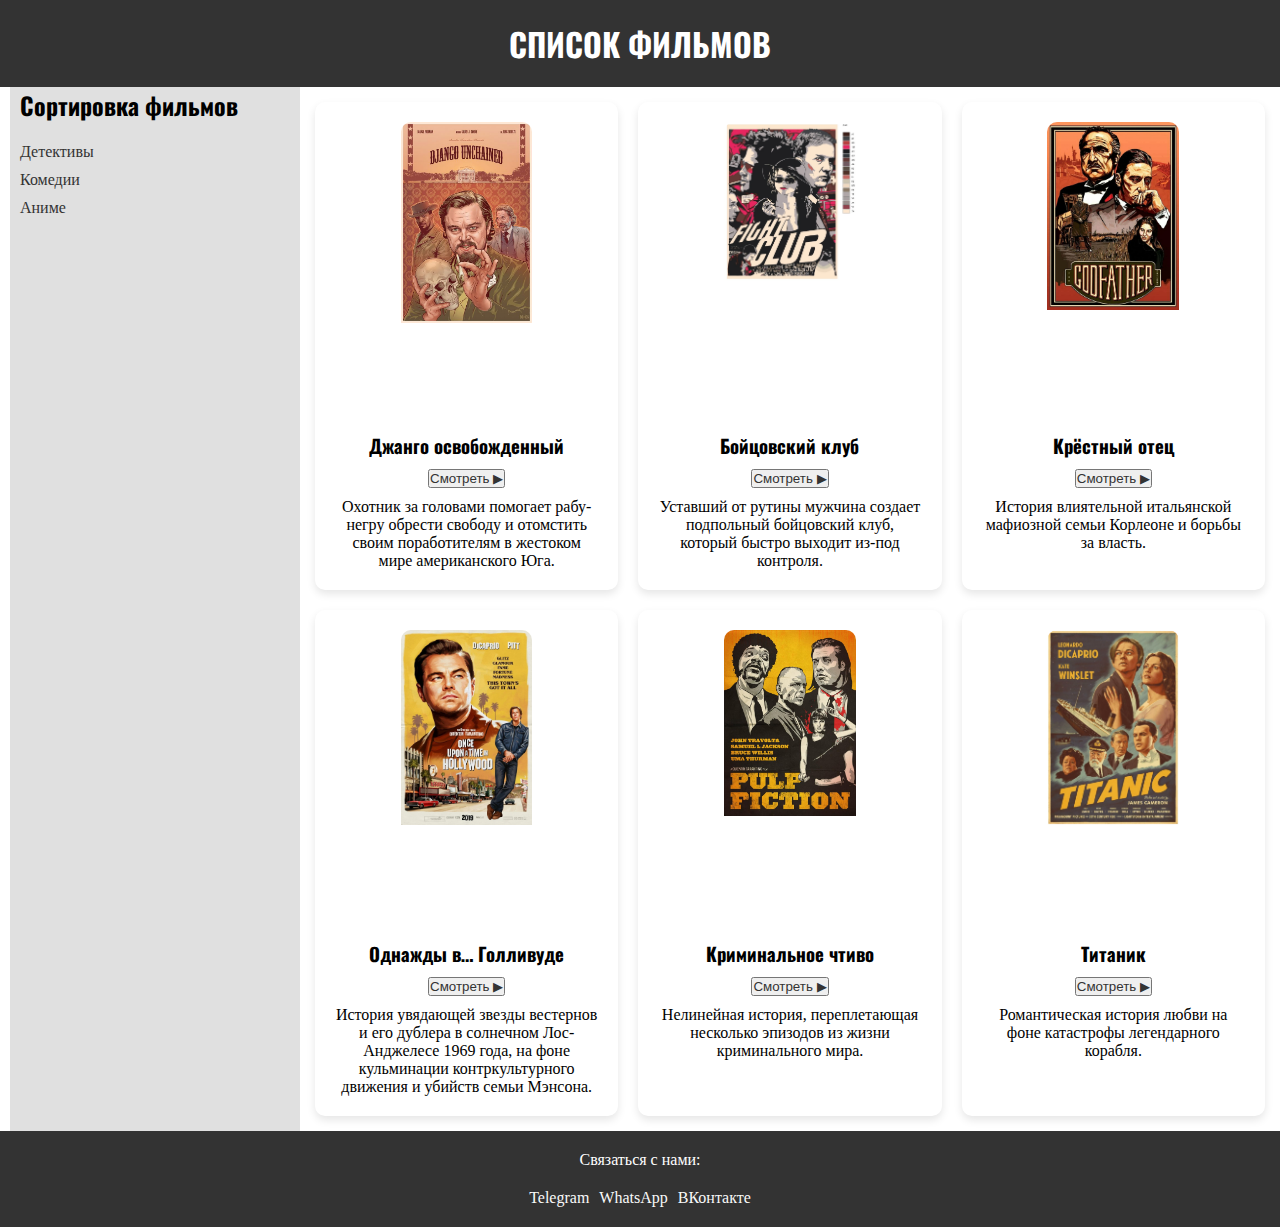
<file: Сайт про - сериалы и фильмы/index.html>
<!DOCTYPE html>
<html lang="ru">
  <head>
    <meta charset="UTF-8" />
    <meta name="viewport" content="width=device-width, initial-scale=1.0" />
    <title>Практика</title>
    <link rel="stylesheet" href="style.css" />
  </head>
  <body>
    <div class="wrapper">
      <header class="header">
        <h1>Список фильмов</h1>
      </header>

      <aside class="aside">
        <h2>Сортировка фильмов</h2>
        <ul class="aside-menu">
          <li><a href="index2.html">Детективы</a></li>
          <li><a href="index3.html">Комедии</a></li>
          <li><a href="index4.html">Аниме</a></li>
        </ul>
      </aside>

      <main class="main">
        <div class="card">
          <div class="card-img">
            <img src="img/django.jpg" alt="Фильм" />
          </div>
          <h3 class="card-title">Джанго освобожденный</h3>
          <button class="knopka">
            <a
              href="https://vkvideo.ru/video-210693593_456239019"
              class="silka"
              target="_blank"
              >Смотреть ▶</a
            >
          </button>
          <p class="card-description">
            Охотник за головами помогает рабу-негру обрести свободу и отомстить
            своим поработителям в жестоком мире американского Юга.
          </p>
        </div>

        <div class="card">
          <div class="card-img">
            <img src="img/fightclub.webp" alt="Фильм" />
          </div>
          <h3 class="card-title">Бойцовский клуб</h3>
          <button class="knopka">
            <a
              href="https://vkvideo.ru/video-218217231_456240338"
              class="silka"
              target="_blank"
              >Смотреть ▶</a
            >
          </button>
          <p class="card-description">
            Уставший от рутины мужчина создает подпольный бойцовский клуб,
            который быстро выходит из-под контроля.
          </p>
        </div>

        <div class="card">
          <div class="card-img">
            <img src="img/godfather.webp" alt="Фильм" />
          </div>
          <h3 class="card-title">Крёстный отец</h3>
          <button class="knopka">
            <a
              href="https://vkvideo.ru/video-183801042_456240437"
              class="silka"
              target="_blank"
              >Смотреть ▶</a
            >
          </button>
          <p class="card-description">
            История влиятельной итальянской мафиозной семьи Корлеоне и борьбы за
            власть.
          </p>
        </div>

        <div class="card">
          <div class="card-img">
            <img src="img/ouathollywood.webp" alt="Фильм" />
          </div>
          <h3 class="card-title">Однажды в… Голливуде</h3>
          <button class="knopka">
            <a
              href="https://vkvideo.ru/video-210665208_456239874"
              class="silka"
              target="_blank"
              >Смотреть ▶</a
            >
          </button>
          <p class="card-description">
            История увядающей звезды вестернов и его дублера в солнечном
            Лос-Анджелесе 1969 года, на фоне кульминации контркультурного
            движения и убийств семьи Мэнсона.
          </p>
        </div>

        <div class="card">
          <div class="card-img">
            <img src="img/pulpfiction.jpg" alt="Фильм" />
          </div>
          <h3 class="card-title">Криминальное чтиво</h3>
          <button class="knopka">
            <a
              href="https://vkvideo.ru/video-220018529_456239747"
              class="silka"
              target="_blank"
              >Смотреть ▶</a
            >
          </button>
          <p class="card-description">
            Нелинейная история, переплетающая несколько эпизодов из жизни
            криминального мира.
          </p>
        </div>

        <div class="card">
          <div class="card-img">
            <img src="img/titanic.webp" alt="Фильм" />
          </div>
          <h3 class="card-title">Титаник</h3>
          <button class="knopka">
            <a
              href="https://vkvideo.ru/video679961310_456239265"
              class="silka"
              target="_blank"
              >Смотреть ▶</a
            >
          </button>
          <p class="card-description">
            Романтическая история любви на фоне катастрофы легендарного корабля.
          </p>
        </div>
      </main>

      <footer class="footer">
        <p>Связаться с нами:</p>
        <p></p>
        <ul>
          <li>
            <a href="https://web.telegram.org/k/" target="_blank">Telegram</a>
          </li>
          <li>
            <a href="https://web.whatsapp.com/" target="_blank">WhatsApp</a>
          </li>
          <li><a href="https://vk.com/feed" target="_blank">ВКонтакте</a></li>
        </ul>
      </footer>
    </div>
  </body>
</html>
</file>
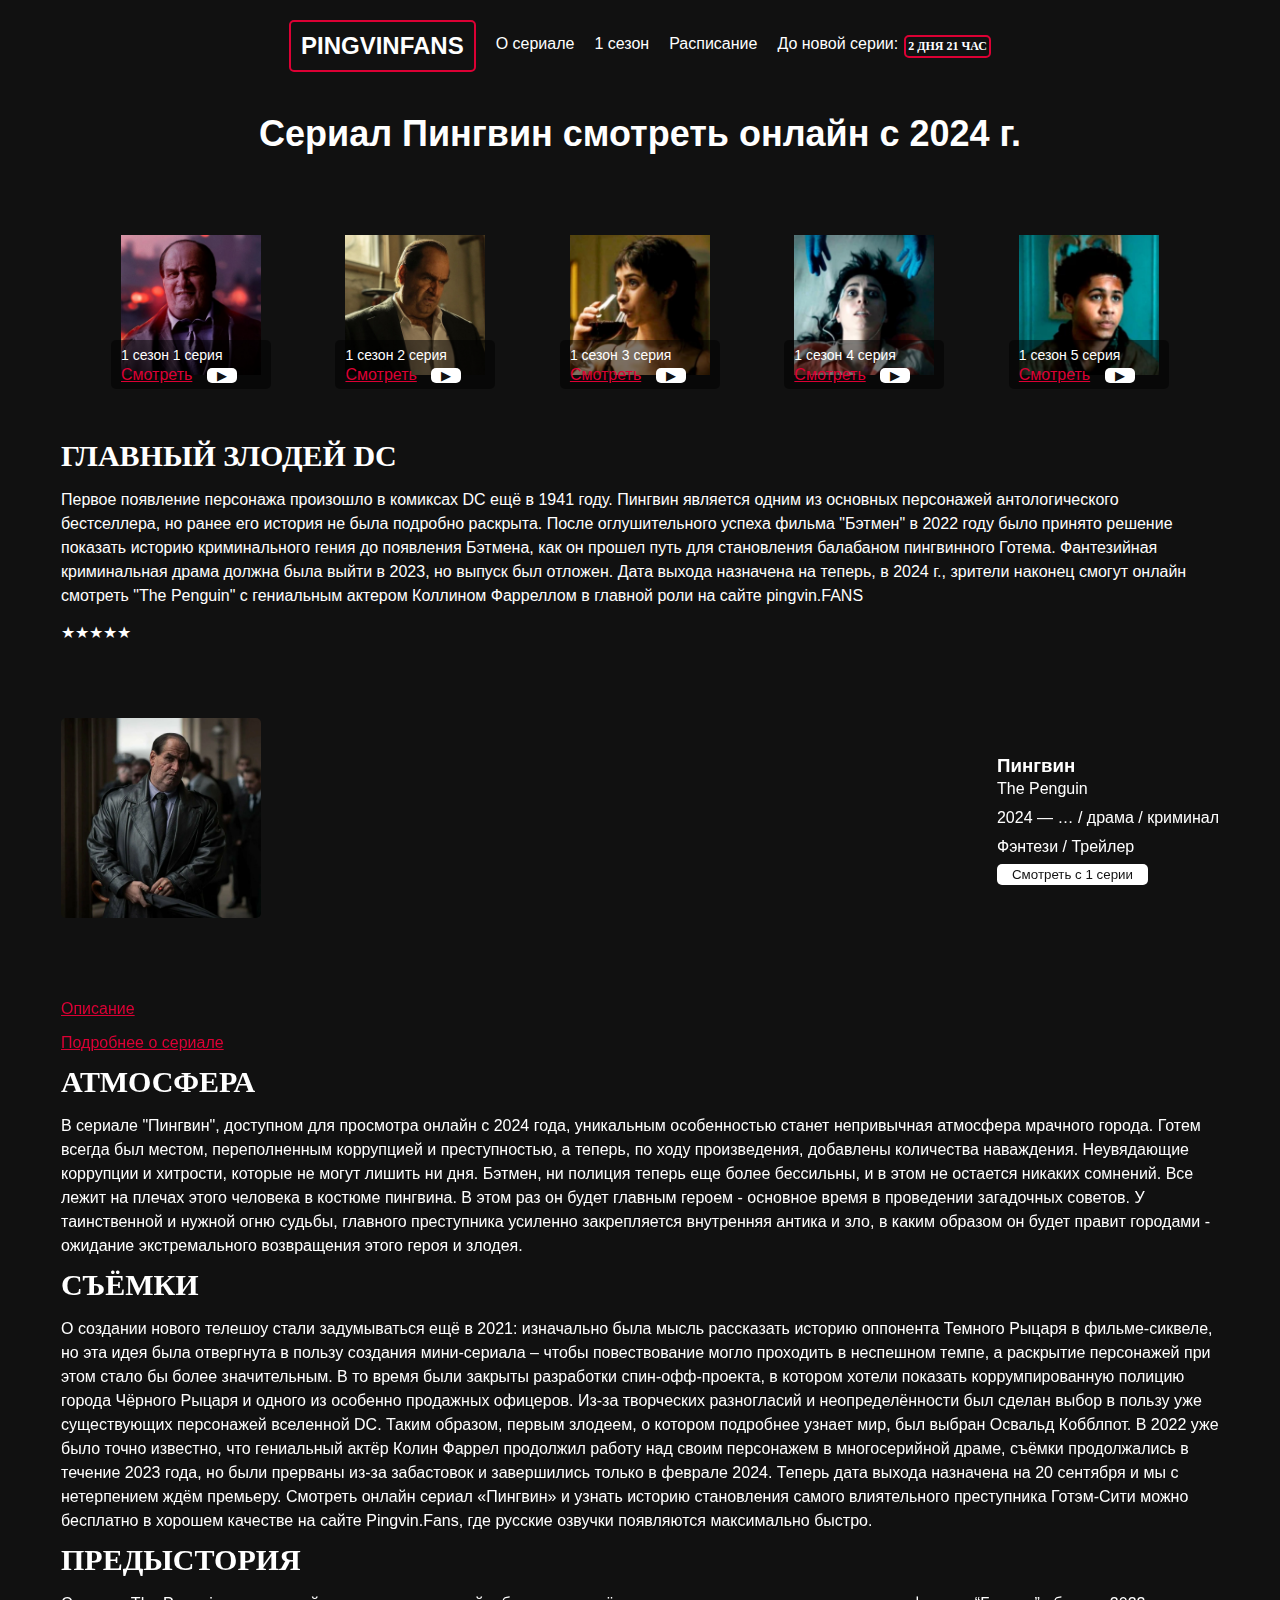
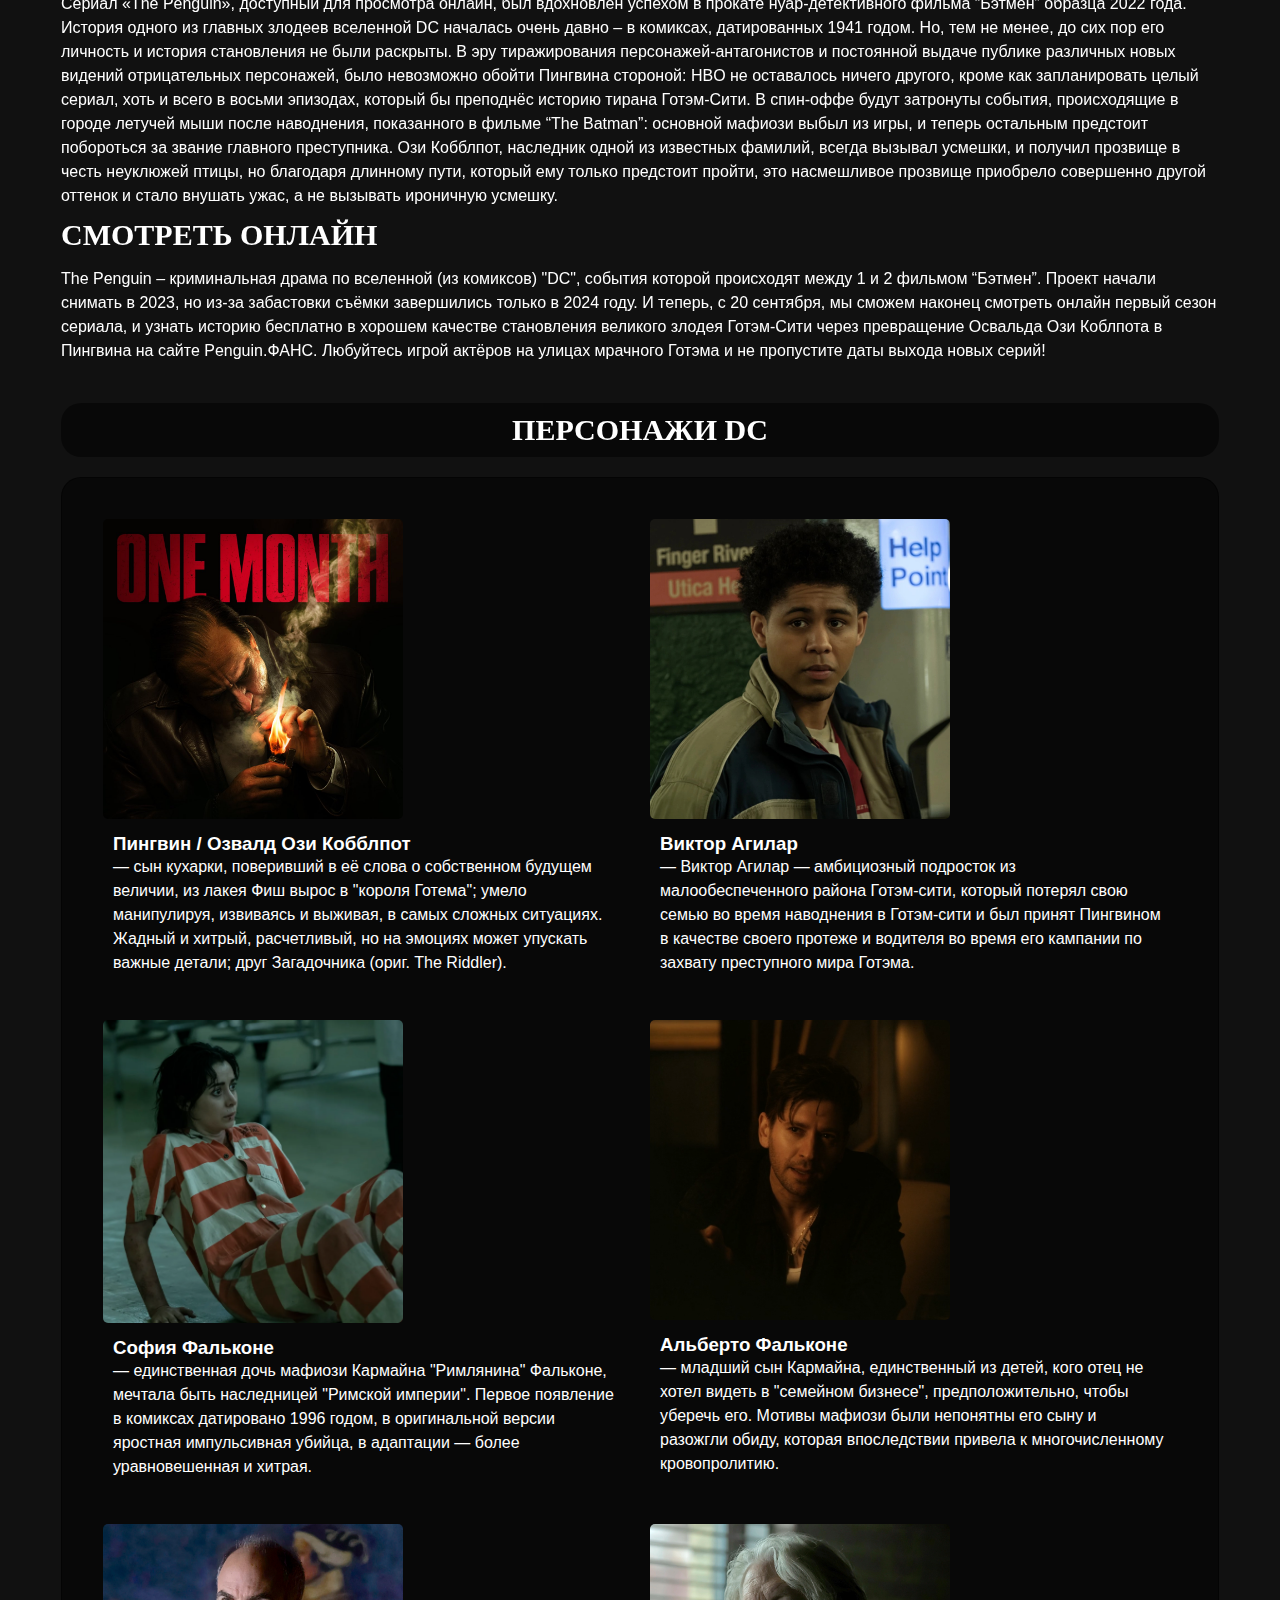
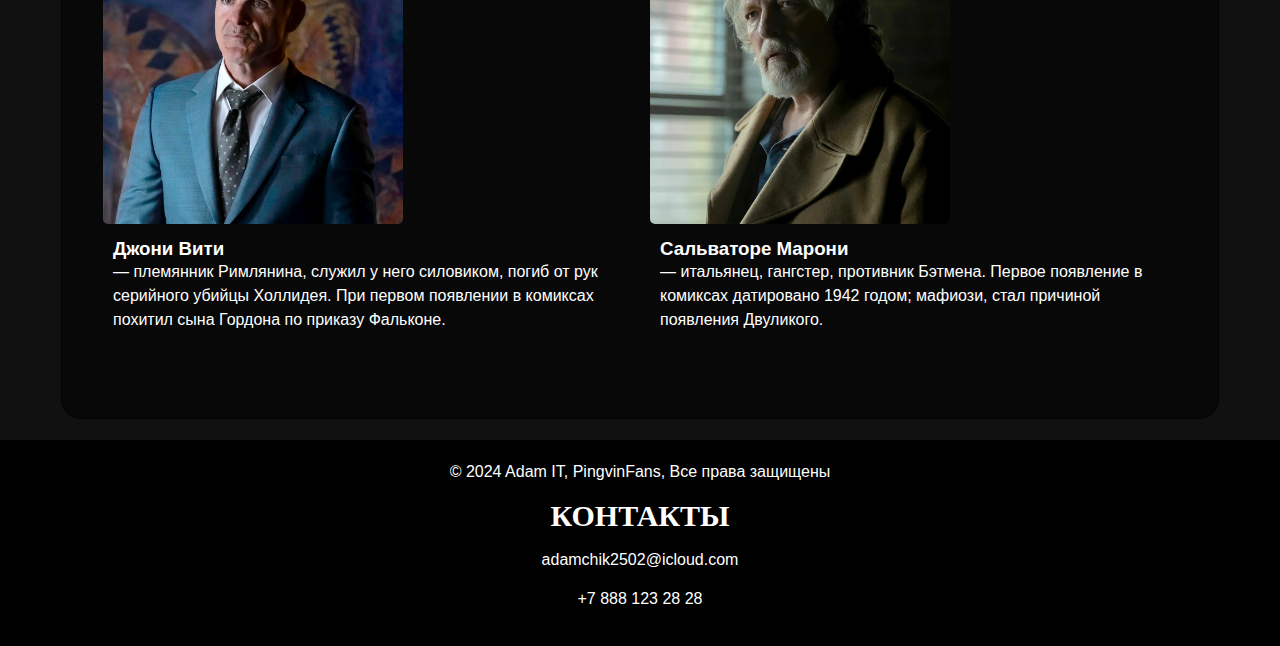
<file: Сайт про сериал - Пингвин/index.html>
<!DOCTYPE html>
<html lang="ru">
  <head>
    <meta charset="UTF-8" />
    <title>Сериал Пингвин смотреть онлайн с 2024 г.</title>
    <link rel="stylesheet" href="style.css" />
  </head>
  <body>
    <header>
      <div class="logo">PINGVINFANS</div>
      <nav>
        <ul>
          <li><a href="#">О сериале</a></li>
          <li><a href="#">1 сезон</a></li>
          <li><a href="#">Расписание</a></li>
          <li><a href="#">До новой серии: </a></li> <h2 id="seria"> 2 дня 21 час </h2>
        </ul>
      </nav>
    </header>

    <main>
        <div class="zagolovok">
      <center> <h1>Сериал Пингвин смотреть онлайн с 2024 г.</h1> </center>
    </div>

      <section class="episodes">
        <div class="episode">
          <img src="img серии/серия1.jpg" alt="1 сезон 1 серия" />
          <div class="episode-info">
            <p>1 сезон 1 серия</p>
            <a href="https://pingvin.fans/1-sezon-1-seriya.html" target="_blank">Смотреть</a>
            <button>▶</button>
            
          </div>
        </div>
        <div class="episode">
          <img src="img серии/серия2.jpg" alt="1 сезон 2 серия" />
          <div class="episode-info">
            <p>1 сезон 2 серия</p>
            <a href="https://pingvin.fans/1-sezon-2-seriya.html" target="_blank">Смотреть</a>
            <button>▶</button>
          </div>
        </div>
    </div>
    <div class="episode">
      <img src="img серии/серия3.jpg" alt="1 сезон 3 серия" />
      <div class="episode-info">
        <p>1 сезон 3 серия</p>
        <a href="https://pingvin.fans/1-sezon-3-seriya.html" target="_blank">Смотреть</a>
        <button>▶</button>
      </div>
    </div>
</div>
<div class="episode">
  <img src="img серии/серия4 (1).jpg" alt="1 сезон 4 серия" />
  <div class="episode-info">
    <p>1 сезон 4 серия</p>
    <a href="https://pingvin.fans/1-sezon-4-seriya.html" target="_blank">Смотреть</a>
    <button>▶</button>
  </div>
</div>
</div>
<div class="episode">
  <img src="img серии/серия5 (1).jpg" alt="1 сезон 5 серия" />
  <div class="episode-info">
    <p>1 сезон 5 серия</p>
    <a href="https://pingvin.fans/1-sezon-5-seriya.html" target="_blank">Смотреть</a>
    <button>▶</button>
  </div>
</div>
        <!-- Добавить еще эпизоды -->
      </section>

      <section class="about">
        <h2>Главный злодей DC</h2>
        <p>
          Первое появление персонажа произошло в комиксах DC ещё в 1941 году.
          Пингвин является одним из основных персонажей антологического
          бестселлера, но ранее его история не была подробно раскрыта. После
          оглушительного успеха фильма "Бэтмен" в 2022 году было принято решение
          показать историю криминального гения до появления Бэтмена, как он
          прошел путь для становления балабаном пингвинного Готема. Фантезийная
          криминальная драма должна была выйти в 2023, но выпуск был отложен.
          Дата выхода назначена на теперь, в 2024 г., зрители наконец смогут
          онлайн смотреть "The Penguin" с гениальным актером Коллином Фарреллом
          в главной роли на сайте pingvin.FANS
        </p>
        <div class="rating">★★★★★</div>
      </section>

      <section class="movie-info">
        <div class="poster">
          <img src="img/3.jpg" alt="Пингвин" />
        </div>
        <iframe width="560" height="315" src="https://www.youtube.com/embed/5Y459SI4x0I?si=eAeTAWJPR6tTqABD" title="YouTube video player" frameborder="0" allow="accelerometer; autoplay; clipboard-write; encrypted-media; gyroscope; picture-in-picture; web-share" referrerpolicy="strict-origin-when-cross-origin" allowfullscreen></iframe>
        <div class="details">
          <h3>Пингвин</h3>
          <p>The Penguin</p>
          <p>2024 — … / драма / криминал</p>
          <p>Фэнтези / Трейлер</p>
          <button>Смотреть с 1 серии</button>
        </div>
      </section>

      <section class="description">
        <p><a href="#" target="_blank"> Описание </a> </p>
       <p> <a href="#" target="_blank"> Подробнее о сериале </a> </p>
        <h2>Атмосфера</h2>
        <p>
          В сериале "Пингвин", доступном для просмотра онлайн с 2024 года,
          уникальным особенностью станет непривычная атмосфера мрачного города.
          Готем всегда был местом, переполненным коррупцией и преступностью, а
          теперь, по ходу произведения, добавлены количества наваждения.
          Неувядающие коррупции и хитрости, которые не могут лишить ни дня.
          Бэтмен, ни полиция теперь еще более бессильны, и в этом не остается
          никаких сомнений. Все лежит на плечах этого человека в костюме
          пингвина. В этом раз он будет главным героем - основное время в
          проведении загадочных советов. У таинственной и нужной огню судьбы,
          главного преступника усиленно закрепляется внутренняя антика и зло, в
          каким образом он будет правит городами - ожидание экстремального
          возвращения этого героя и злодея.
        </p>
        <h2>Съёмки</h2>
        <p>О создании нового телешоу стали задумываться ещё в 2021: изначально была мысль рассказать историю оппонента Темного Рыцаря в фильме-сиквеле, но эта идея была отвергнута в пользу создания мини-сериала – чтобы повествование могло проходить в неспешном темпе, а раскрытие персонажей при этом стало бы более значительным. В то время были закрыты разработки спин-офф-проекта, в котором хотели показать коррумпированную полицию города Чёрного Рыцаря и одного из особенно продажных офицеров. Из-за творческих разногласий и неопределённости был сделан выбор в пользу уже существующих персонажей вселенной DC. Таким образом, первым злодеем, о котором подробнее узнает мир, был выбран Освальд Кобблпот. В 2022 уже было точно известно, что гениальный актёр Колин Фаррел продолжил работу над своим персонажем в многосерийной драме, съёмки продолжались в течение 2023 года, но были прерваны из-за забастовок и завершились только в феврале 2024. Теперь дата выхода назначена на 20 сентября и мы с нетерпением ждём премьеру. Смотреть онлайн сериал «Пингвин» и узнать историю становления самого влиятельного преступника Готэм-Сити можно бесплатно в хорошем качестве на сайте Pingvin.Fans, где русские озвучки появляются максимально быстро.</p>
       <h2>Предыстория</h2>
       <p>Сериал «The Penguin», доступный для просмотра онлайн, был вдохновлён успехом в прокате нуар-детективного фильма “Бэтмен” образца 2022 года. История одного из главных злодеев вселенной DC началась очень давно – в комиксах, датированных 1941 годом. Но, тем не менее, до сих пор его личность и история становления не были раскрыты. В эру тиражирования персонажей-антагонистов и постоянной выдаче публике различных новых видений отрицательных персонажей, было невозможно обойти Пингвина стороной: HBO не оставалось ничего другого, кроме как запланировать целый сериал, хоть и всего в восьми эпизодах, который бы преподнёс историю тирана Готэм-Сити. В спин-оффе будут затронуты события, происходящие в городе летучей мыши после наводнения, показанного в фильме “The Batman”: основной мафиози выбыл из игры, и теперь остальным предстоит побороться за звание главного преступника. Ози Кобблпот, наследник одной из известных фамилий, всегда вызывал усмешки, и получил прозвище в честь неуклюжей птицы, но благодаря длинному пути, который ему только предстоит пройти, это насмешливое прозвище приобрело совершенно другой оттенок и стало внушать ужас, а не вызывать ироничную усмешку.</p>
       <h2>Смотреть онлайн</h2>
       <p>The Penguin – криминальная драма по вселенной (из комиксов) "DC", события которой происходят между 1 и 2 фильмом “Бэтмен”. Проект начали снимать в 2023, но из-за забастовки съёмки завершились только в 2024 году. И теперь, с 20 сентября, мы сможем наконец смотреть онлайн первый сезон сериала, и узнать историю бесплатно в хорошем качестве становления великого злодея Готэм-Сити через превращение Освальда Ози Коблпота в Пингвина на сайте Penguin.ФАНС. Любуйтесь игрой актёров на улицах мрачного Готэма и не пропустите даты выхода новых серий!</p>
       <center> <h2 class="ds">Персонажи DC</h2> </center>
      </section>
      <section class="personage">
        <section class="characters">
        <div class="character">
          <img src="img/пингвин.jpg" alt="Пингвин" />
          <div class="character-info">
            <h3>Пингвин / Озвалд Ози Кобблпот</h3>
            <p>
              — сын кухарки, поверивший в её слова о собственном будущем
              величии, из лакея Фиш вырос в "короля Готема"; умело манипулируя,
              извиваясь и выживая, в самых сложных ситуациях. Жадный и хитрый,
              расчетливый, но на эмоциях может упускать важные детали; друг
              Загадочника (ориг. The Riddler).
            </p>
          </div>
        </div>
        <div class="character">
          <img src="img/VictorAguilar (1).jpg" alt="Виктор Агилар" />
          <div class="character-info">
            <h3>Виктор Агилар</h3>
            <p>
              — Виктор Агилар — амбициозный подросток из малообеспеченного
              района Готэм-сити, который потерял свою семью во время наводнения
              в Готэм-сити и был принят Пингвином в качестве своего протеже и
              водителя во время его кампании по захвату преступного мира Готэма.
            </p>
          </div>
        </div>
        <div class="character">
          <img src="img/sofiafalkone.jpg" alt="София Фальконе" />
          <div class="character-info">
            <h3>София Фальконе</h3>
            <p>
              — единственная дочь мафиози Кармайна "Римлянина" Фальконе, мечтала
              быть наследницей "Римской империи". Первое появление в комиксах
              датировано 1996 годом, в оригинальной версии яростная импульсивная
              убийца, в адаптации — более уравновешенная и хитрая.
            </p>
          </div>
        </div>
        <div class="character">
          <img src="img/albertofalkone (1).png" alt="Альберто Фальконе" />
          <div class="character-info">
            <h3>Альберто Фальконе</h3>
            <p>
              — младший сын Кармайна, единственный из детей, кого отец не хотел
              видеть в "семейном бизнесе", предположительно, чтобы уберечь его.
              Мотивы мафиози были непонятны его сыну и разожгли обиду, которая
              впоследствии привела к многочисленному кровопролитию.
            </p>
          </div>
        </div>
        <div class="character">
          <img src="img/JohnnyViti (1).png" alt="Джони Вити" />
          <div class="character-info">
            <h3>Джони Вити</h3>
            <p>
              — племянник Римлянина, служил у него силовиком, погиб от рук
              серийного убийцы Холлидея. При первом появлении в комиксах похитил
              сына Гордона по приказу Фальконе.
            </p>
          </div>
        </div>
        <div class="character">
          <img src="img/salya (1).jpg" alt="Сальваторе Марони" />
          <div class="character-info">
            <h3>Сальваторе Марони</h3>
            <p>
              — итальянец, гангстер, противник Бэтмена. Первое появление в
              комиксах датировано 1942 годом; мафиози, стал причиной появления
              Двуликого.
            </p>
          </div>
        </div>
      </section>
    </section>
    </main>

    <footer>
      <p>&copy; 2024 Adam IT, PingvinFans, Все права защищены</p>
      <h2>Контакты</h2>
      <p>adamchik2502@icloud.com</p>
      <p>+7 888 123 28 28</p>
    </footer>
  </body>
</html>
</file>
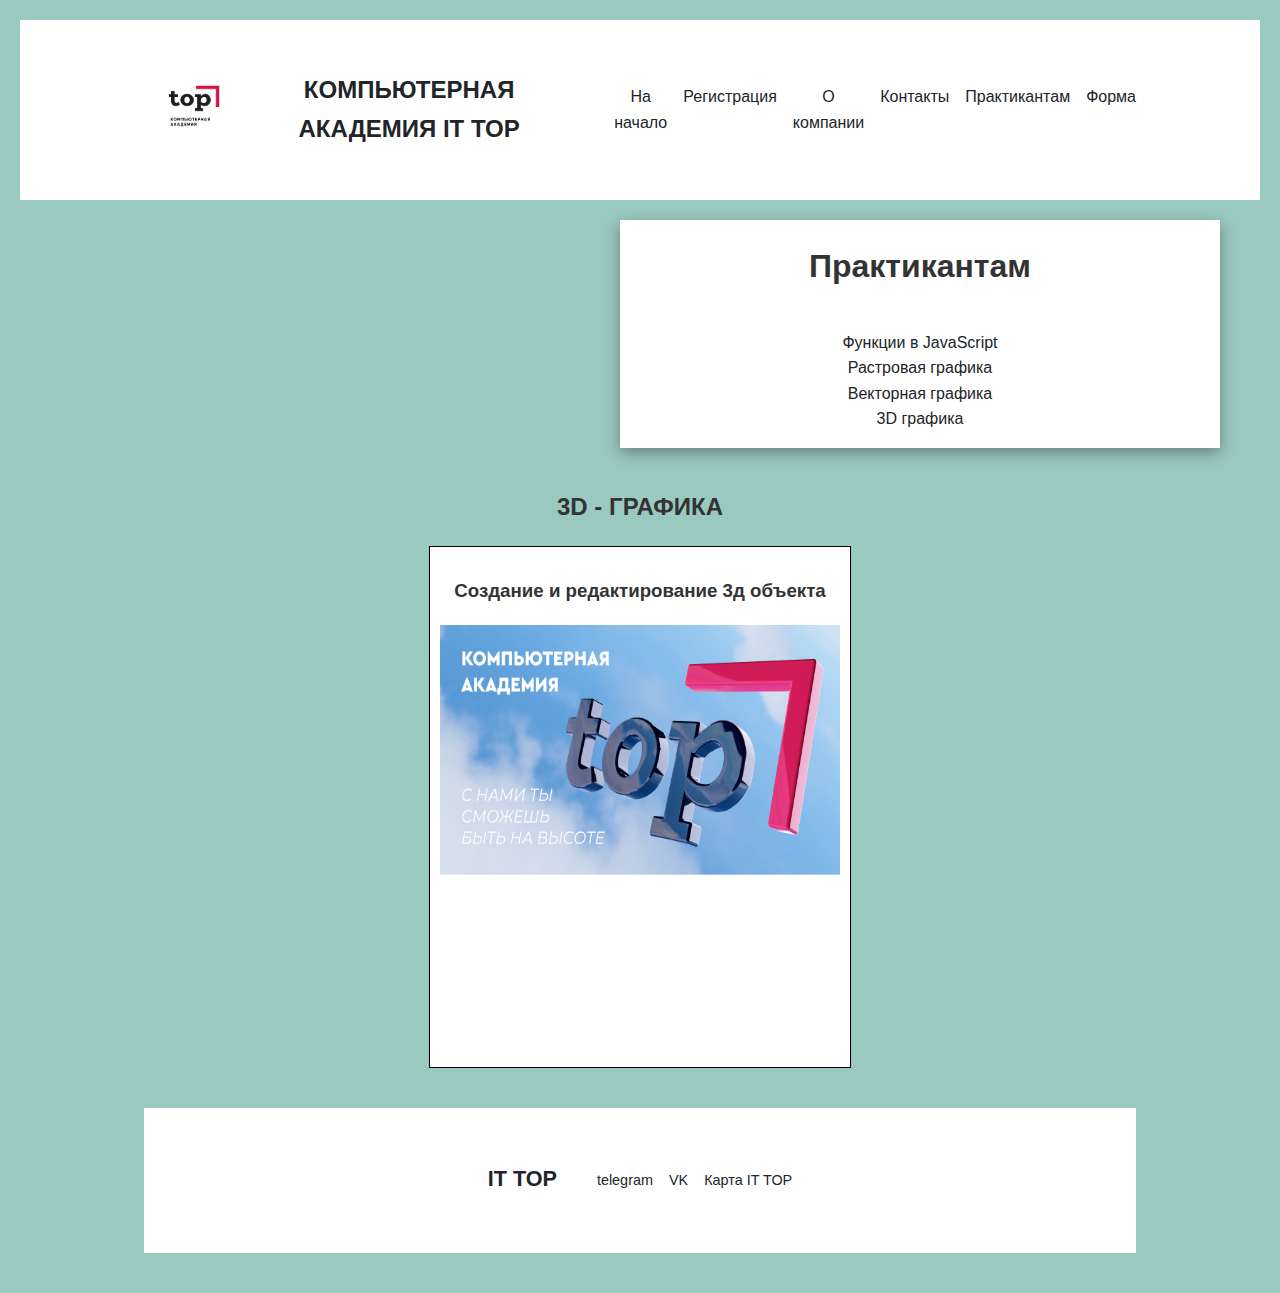
<file: сайт - IT TOP/3d.html>
<!DOCTYPE html>
<html>
<head>
<title>Веб-проект</title>
<link rel="stylesheet" href="style.css">
</head>
<body>
<header>
  <div class="container">
    <div class="logo">
        <img src="img/it-top.jpg" alt="Логотип">
    </div>
    <div class="site-title">Компьютерная академия IT TOP</div>
    <nav>
      <ul>
        <li><a href="index.html">На начало</a></li>
        <li><a href="registration.html">Регистрация</a></li>
        <li><a href="company.html">О компании</a></li>
        <li><a href="contacts.html">Контакты</a></li>
        <li><a href="praktikant.html">Практикантам</a></li>
        <li><a href="forma.html">Форма</a></li>
      </ul>
    </nav>
  </div>
</header>

<div class="block4">
    <h1 id="praktikant">Практикантам</h1>
    <ul>
      <li><a href="functionjs.html">Функции в JavaScript</a></li>
      <li><a href="raster.html">Растровая графика</a></li>
      <li><a href="vector.html">Векторная графика</a></li>
      <li><a href="3d.html">3D графика</a></li>
    </ul>
</div>

<div class="container">
  <h2>3D - Графика</h2>
  <div class="card-container">
      <div class="card-grafics3d">
           <h3>Создание и редактирование 3д объекта</h3>
          <img src="img chart/буклет.png" alt="3D объект">
 </div>
</div>

<footer>
    <div class="container">
      <h2 class="footer-title">IT TOP</h2>
      <div class="footer-contacts">
        <ul>
          <li><a href="https://t.me/itacademy_top" target="_blank">telegram</a></li>
          <li><a href="https://vk.com/top_academy_nalchik" target="_blank">VK</a></li>
          <li><a href="https://www.google.com/maps?ll=43.477029,43.610139&z=16&t=m&hl=ru&gl=RU&mapclient=embed&cid=7787568783485690548" target="_blank">Карта IT TOP</a></li>
        </ul>
      </div>
    </div>
  </footer>
</file>
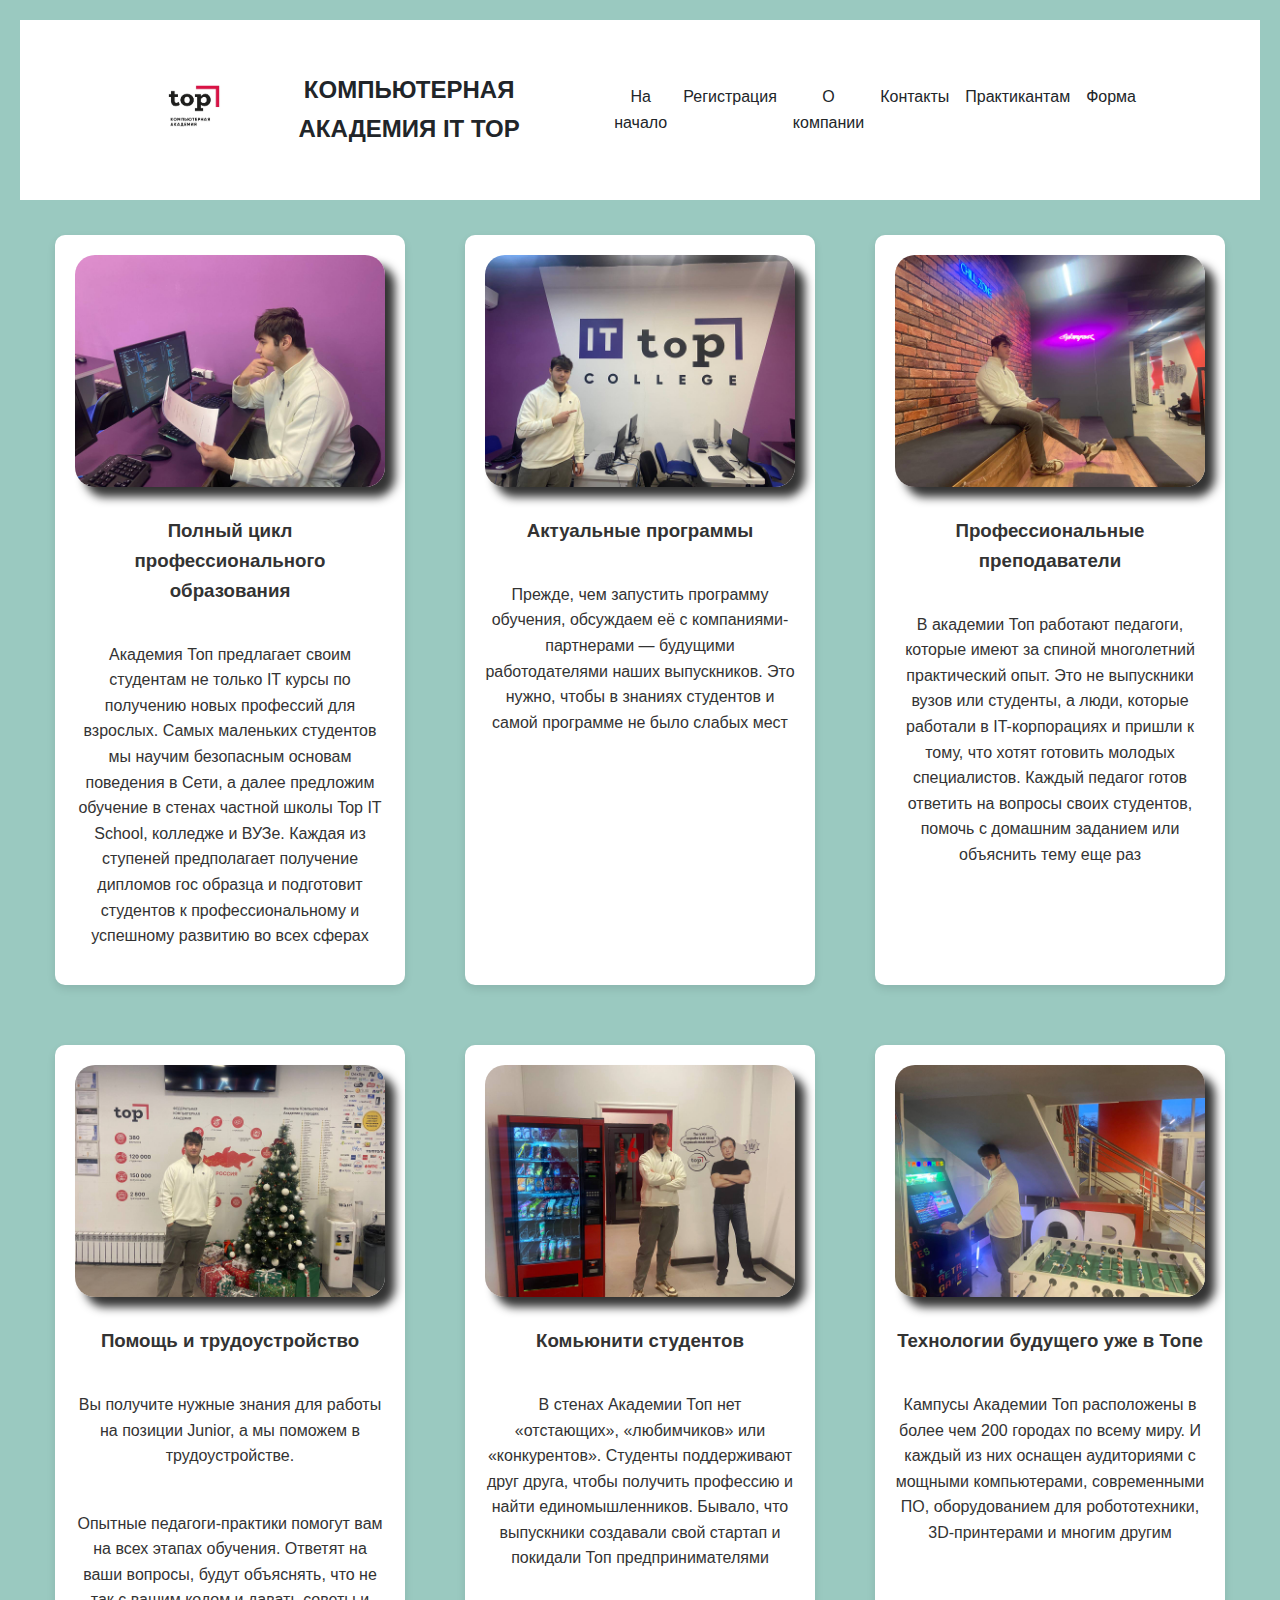
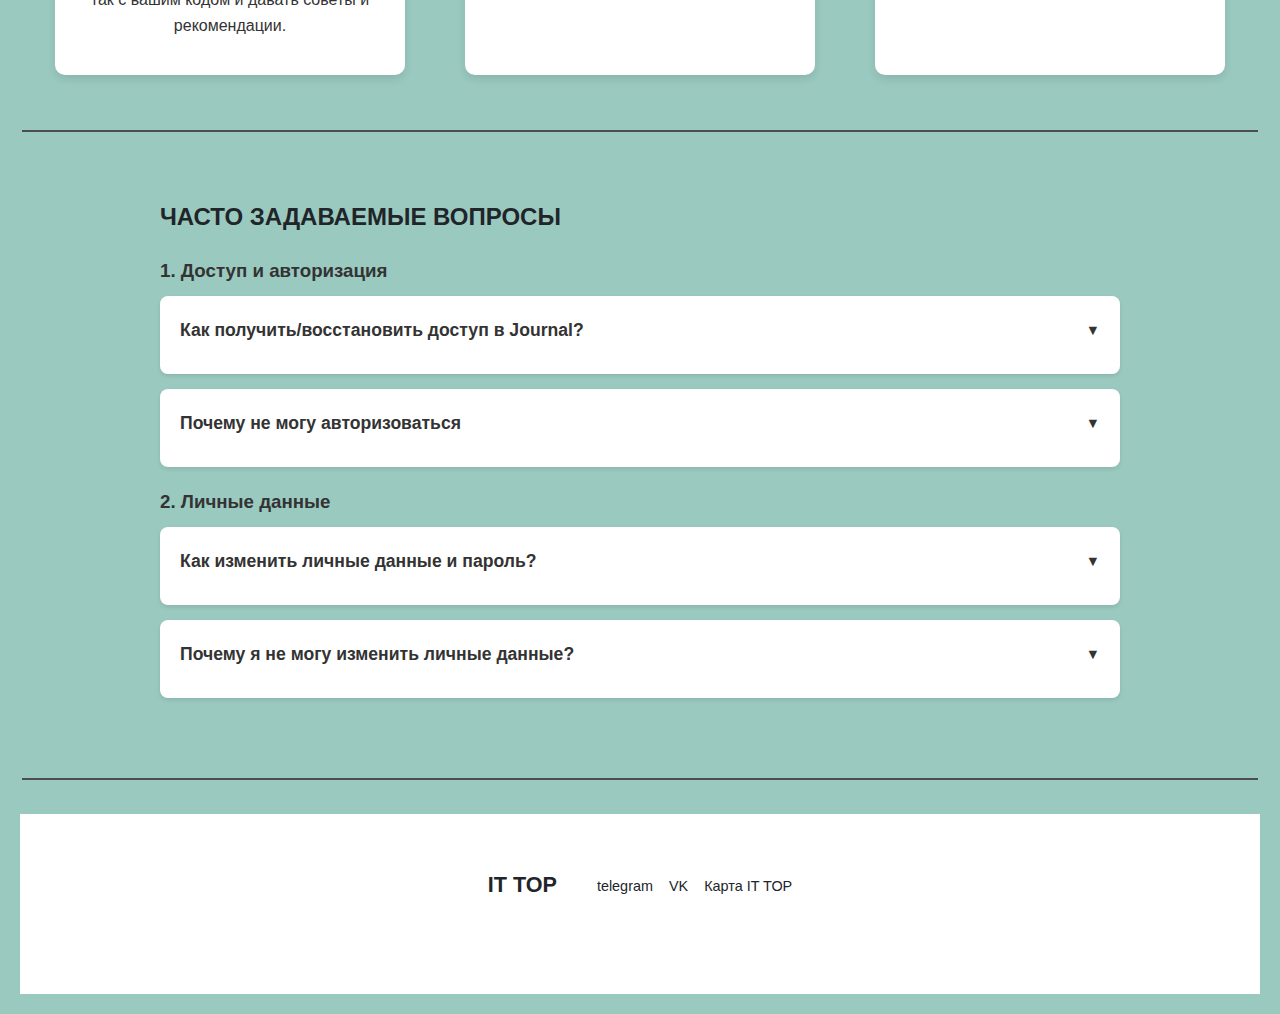
<file: сайт - IT TOP/company.html>
<!DOCTYPE html>
<html>
  <head>
    <title>Веб-проект</title>
    <link rel="stylesheet" href="style.css" />
  </head>
  <body>
    <header>
      <div class="container">
        <div class="logo">
          <img src="img/it-top.jpg" alt="Логотип" />
        </div>
        <div class="site-title">Компьютерная академия IT TOP</div>
        <nav>
          <ul>
            <li><a href="index.html">На начало</a></li>
            <li><a href="registration.html">Регистрация</a></li>
            <li><a href="company.html">О компании</a></li>
            <li><a href="contacts.html">Контакты</a></li>
            <li><a href="praktikant.html">Практикантам</a></li>
            <li><a href="forma.html">Форма</a></li>
          </ul>
        </nav>
      </div>
    </header>

    <main class="main">
      <div class="card">
        <div class="card-img">
          <img src="img company/it1.jpg.jpg" alt="Описание" />
        </div>
        <h3 class="card-title">Полный цикл профессионального образования</h3>
        <p class="card-description">
          Академия Топ предлагает своим студентам не только IT курсы по
          получению новых профессий для взрослых. Самых маленьких студентов мы
          научим безопасным основам поведения в Сети, а далее предложим обучение
          в стенах частной школы Top IT School, колледже и ВУЗе. Каждая из
          ступеней предполагает получение дипломов гос образца и подготовит
          студентов к профессиональному и успешному развитию во всех сферах
        </p>
      </div>

      <div class="card">
        <div class="card-img">
          <img src="img company/it2.jpg.jpg" alt="Описание" />
        </div>
        <h3 class="card-title">Актуальные программы</h3>
        <p class="card-description">
          Прежде, чем запустить программу обучения, обсуждаем её с
          компаниями-партнерами — будущими работодателями наших выпускников. Это
          нужно, чтобы в знаниях студентов и самой программе не было слабых мест
        </p>
      </div>

      <div class="card">
        <div class="card-img">
          <img src="img company/it3.jpg.jpg" alt="Описание" />
        </div>
        <h3 class="card-title">Профессиональные преподаватели</h3>
        <p class="card-description">
          В академии Топ работают педагоги, которые имеют за спиной многолетний
          практический опыт. Это не выпускники вузов или студенты, а люди,
          которые работали в IT-корпорациях и пришли к тому, что хотят готовить
          молодых специалистов. Каждый педагог готов ответить на вопросы своих
          студентов, помочь с домашним заданием или объяснить тему еще раз
        </p>
      </div>

      <div class="card">
        <div class="card-img">
          <img src="img company/it4.jpg.jpg" alt="Описание" />
        </div>
        <h3 class="card-title">Помощь и трудоустройство</h3>
        <p class="card-description">
          Вы получите нужные знания для работы на позиции Junior, а мы поможем в
          трудоустройстве.
        </p>
        <p>
          Опытные педагоги-практики помогут вам на всех этапах обучения. Ответят
          на ваши вопросы, будут объяснять, что не так с вашим кодом и давать
          советы и рекомендации.
        </p>
      </div>

      <div class="card">
        <div class="card-img">  
          <img src="img company/it5.jpg.jpg" alt="Описание" />
        </div>
        <h3 class="card-title">Комьюнити студентов</h3>
        <p class="card-description">
          В стенах Академии Топ нет «отстающих», «любимчиков» или «конкурентов».
          Студенты поддерживают друг друга, чтобы получить профессию и найти
          единомышленников. Бывало, что выпускники создавали свой стартап и
          покидали Топ предпринимателями
        </p>
      </div>

      <div class="card">
        <div class="card-img">
          <img src="img company/it6.jpg.jpg" alt="Описание" />
        </div>
        <h3 class="card-title">Технологии будущего уже в Топе</h3>
        <p class="card-description">
          Кампусы Академии Топ расположены в более чем 200 городах по всему
          миру. И каждый из них оснащен аудиториями с мощными компьютерами,
          современными ПО, оборудованием для робототехники, 3D-принтерами и
          многим другим
        </p>
      </div>
    </main>

    <div class="separator"></div>

    <main class="main-onas">

      <body>
        <div class="faq-container">
           <h2>Часто Задаваемые Вопросы</h2>
           <div class="faq-section">
                 <h3>1. Доступ и авторизация</h3>
              <div class="faq-card">
                <h3 >Как получить/восстановить доступ в Journal?</h3>
                 <div class="faq-content">          <p>На странице входа в Journal <a href="https://journal.top-academy.ru">https://journal.top-academy.ru</a> нажмите на кнопку «Забыли пароль». На открывшейся странице укажите свой адрес электронной почты и нажмите на кнопку «Отправить». После этого на почту придет письмо с вашим логином и паролем. В случае, если вы не получили письмо – обратитесь в учебную часть.</p>
                 </div>
              </div>
              <div class="faq-card">
                <h3 >Почему не могу авторизоваться</h3>
              <div class="faq-content">
                  <p>Если вы столкнулись с проблемой авторизации в Journal, это может быть связано с несколькими основными причинами:</p>
                <ul class="faq-list">
                 <li><b>Неправильный логин или пароль:</b>
                   <p>Убедитесь, что вы вводите корректные данные. Проверьте раскладку клавиатуры и убедитесь, что Caps Lock выключен. Если вы уверены, что вводите правильные данные, но авторизация всё равно не происходит, возможно, вам потребуется сбросить пароль или обратиться за помощью в учебную часть.</p></li>
                   <li><b>Использование неверной ссылки:</b>
                   <p>Проверьте, что вы используете правильную ссылку для входа <a href="https://journal.top-academy.ru/login/index">https://journal.top-academy.ru/login/index</a>.  Если вы не уверены в правильности ссылки или не получили её, обратитесь за помощью в учебную часть.</p></li>
                </ul>
                 <p>Если ни одно из вышеуказанных решений не помогло, рекомендуем обратиться в учебную часть за дополнительной помощью и уточнением причин проблемы с авторизацией.</p>
                 </div>
              </div>
        </div>
        <div class="faq-section">
              <h3>2. Личные данные</h3>
             <div class="faq-card">
                 <h3>Как изменить личные данные и пароль?</h3>
                 <div class="faq-content">
                      <p>В разделе «Настройки» вы можете заполнить либо изменить данные своего профиля: фотографию, телефон, ссылки на социальные сети. Также имеется возможность смены пароля. Для этого необходимо ввести существующий пароль и затем дважды ввести новый пароль. Новый пароль будет отправлен по почте.</p>
                 </div>
             </div>
             <div class="faq-card">
                 <h3>Почему я не могу изменить личные данные?</h3>
                    <div class="faq-content">
                 <p>Изменения личных данных, кроме смены пароля, проходят модерацию в учебной части. После подтверждения информации менеджером учебного процесса вы сможете повторно вносить изменения.</p>
                    </div>
             </div>
        </div>
     </div>
    
     <div class="separator"></div>
    
     <script>
       const faqCards = document.querySelectorAll('.faq-card');
    
         faqCards.forEach(card => {
             card.addEventListener('click', () => {
                 card.classList.toggle('expanded');
             });
         });
     </script>
    
    </main>

    <footer>
      <div class="container">
        <h2 class="footer-title">IT TOP</h2>
        <div class="footer-contacts">
          <ul>
            <li><a href="https://t.me/itacademy_top" target="_blank">telegram</a></li>
            <li><a href="https://vk.com/top_academy_nalchik" target="_blank">VK</a></li>
            <li><a href="https://www.google.com/maps?ll=43.477029,43.610139&z=16&t=m&hl=ru&gl=RU&mapclient=embed&cid=7787568783485690548" target="_blank">Карта IT TOP</a></li>
          </ul>
        </div>
      </div>
    </footer>
  </body>
</html>
</file>
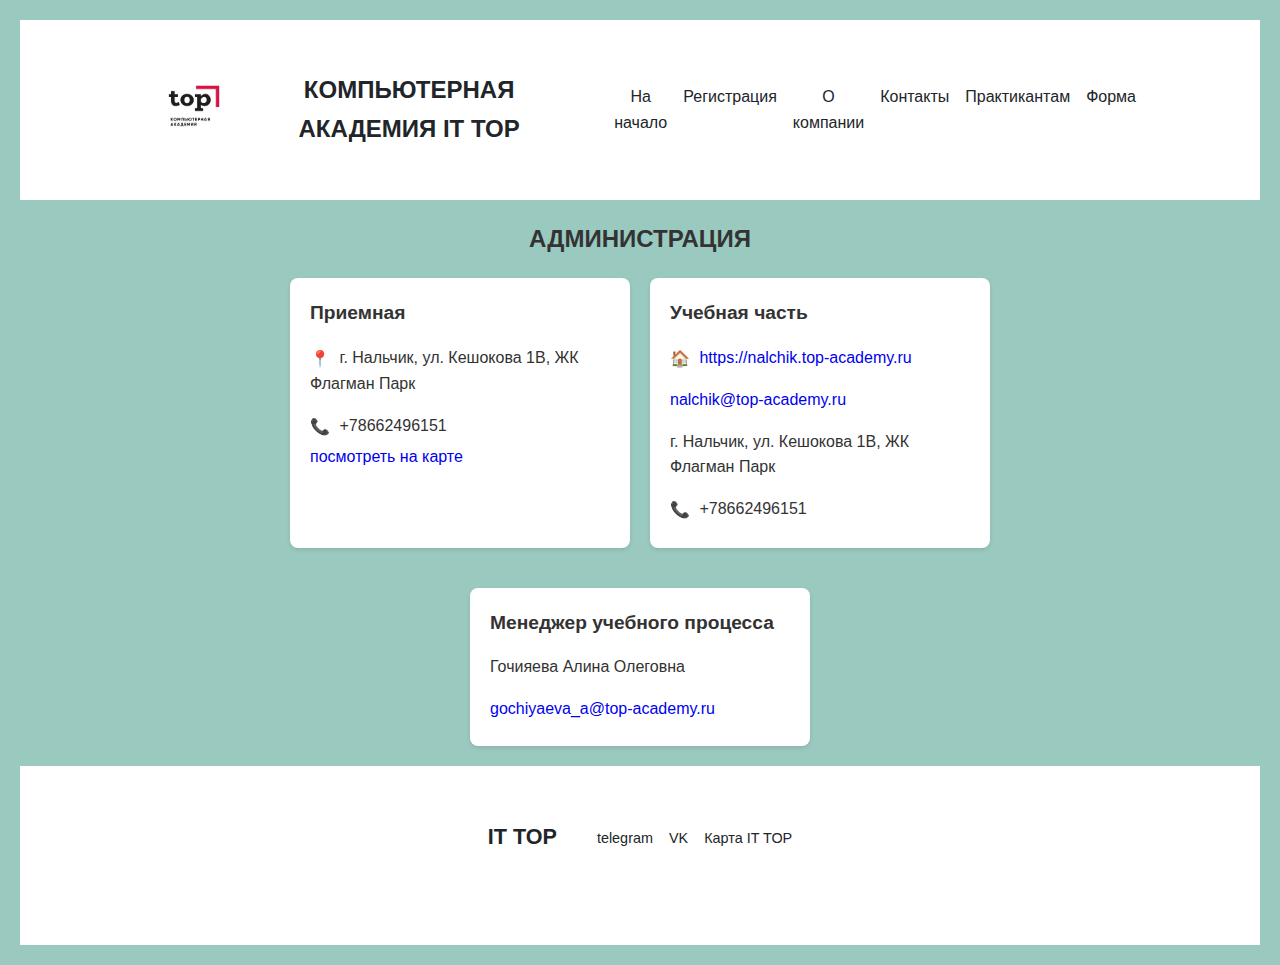
<file: сайт - IT TOP/contacts.html>
<!DOCTYPE html>
<html>
<head>
<title>Веб-проект</title>
<link rel="stylesheet" href="style.css">
</head>
<body>
<header>
  <div class="container">
    <div class="logo">
        <img src="img/it-top.jpg" alt="Логотип">
    </div>
    <div class="site-title">Компьютерная академия IT TOP</div>
    <nav>
      <ul>
        <li><a href="index.html">На начало</a></li>
        <li><a href="registration.html">Регистрация</a></li>
        <li><a href="company.html">О компании</a></li>
        <li><a href="contacts.html">Контакты</a></li>
        <li><a href="praktikant.html">Практикантам</a></li>
        <li><a href="forma.html">Форма</a></li>
      </ul>
    </nav>
  </div>
</header>



  <div class="main-content-wrapper">  
    <h2>Администрация</h2>
      <div class="info-card-grid">
          <div class="info-card">
              <h3>Приемная</h3>
             <p><span class="icon">📍</span> г. Нальчик, ул. Кешокова 1В, ЖК Флагман Парк</p>
              <p><span class="icon">📞</span> +78662496151</p>
              <a href="https://www.google.com/maps/place/Компьютерная+Академия+TOP/@43.477029,43.610139,16z/data=!4m6!3m5!1s0x405a079baefc4f4d:0x6c13008c5b95e2b4!8m2!3d43.477029!4d43.6101388!16s%2Fg%2F11rgg75t3d?hl=ru&entry=ttu&g_ep=EgoyMDI0MTIxMS4wIKXMDSoASAFQAw%3D%3D" >посмотреть на карте</a>
          </div>

          <div class="info-card"> 
              <h3>Учебная часть</h3>
              <p><span class="icon">🏠</span> <a href="https://nalchik.top-academy.ru" target="_blank">https://nalchik.top-academy.ru</a></p>
              <p><a href="mailto:nalchik@top-academy.ru">nalchik@top-academy.ru</a></p>
              <p>г. Нальчик, ул. Кешокова 1В, ЖК Флагман Парк</p>
              <p><span class="icon">📞</span> +78662496151</p>
          </div>

          <div class="info-card"> 
              <h3>Менеджер учебного процесса</h3>
              <p>Гочияева Алина Олеговна</p>
              <p><a href="mailto:gochiyaeva_a@top-academy.ru">gochiyaeva_a@top-academy.ru</a></p>
          </div>
      </div>
  </div>

  <footer>
    <div class="container">
      <h2 class="footer-title">IT TOP</h2>
      <div class="footer-contacts">
        <ul>
          <li><a href="https://t.me/itacademy_top" target="_blank">telegram</a></li>
          <li><a href="https://vk.com/top_academy_nalchik" target="_blank">VK</a></li>
          <li><a href="https://www.google.com/maps?ll=43.477029,43.610139&z=16&t=m&hl=ru&gl=RU&mapclient=embed&cid=7787568783485690548" target="_blank">Карта IT TOP</a></li>
        </ul>
      </div>
    </div>
  </footer>
</file>
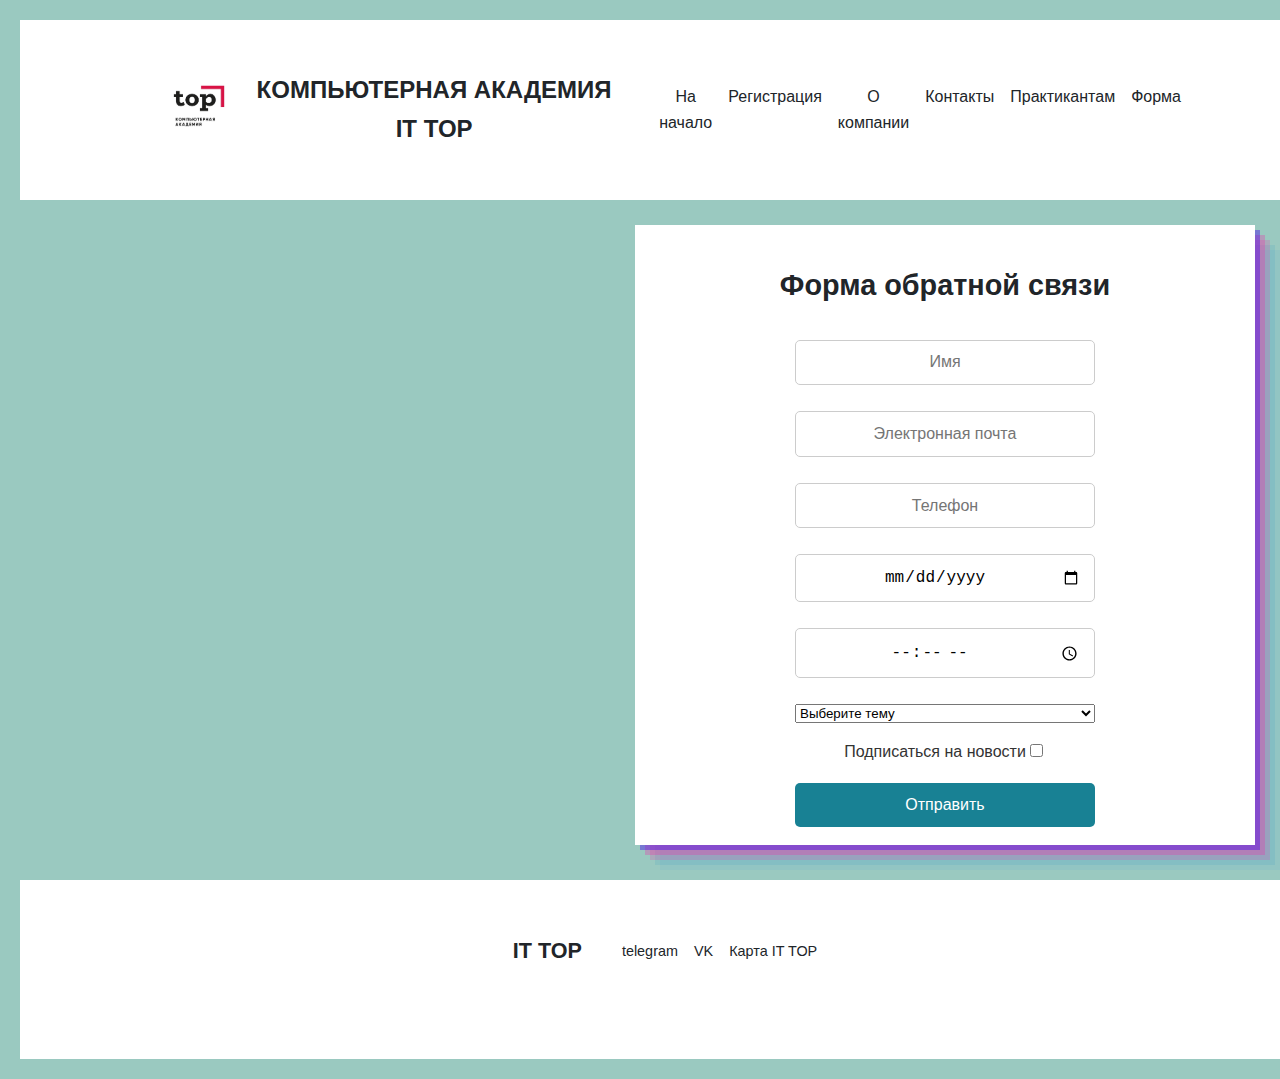
<file: сайт - IT TOP/forma.html>
<!DOCTYPE html>
<html>
<head>
<title>Веб-проект</title>
<link rel="stylesheet" href="style.css">
</head>
<body>
<header>
  <div class="container">
    <div class="logo">
        <img src="img/it-top.jpg" alt="Логотип">
    </div>
    <div class="site-title">Компьютерная академия IT TOP</div>
    <nav>
      <ul>
        <li><a href="index.html">На начало</a></li>
        <li><a href="registration.html">Регистрация</a></li>
        <li><a href="company.html">О компании</a></li>
        <li><a href="contacts.html">Контакты</a></li>
        <li><a href="praktikant.html">Практикантам</a></li>
        <li><a href="forma.html">Форма</a></li>
      </ul>
    </nav>
  </div>
</header>

<main class="main">
<div class="block5">
    <h1 id="contact-form">Форма обратной связи</h1>
    <form id="contact-form" class="form">
      <input type="text" placeholder="Имя" required>
      <input type="email" placeholder="Электронная почта" required>
      <input type="tel" placeholder="Телефон" required>
      <input type="date" required>
      <input type="time" required>
      <select required>
          <option value="" disabled selected>Выберите тему</option>
          <option value="support">Поддержка</option>
          <option value="feedback">Обратная связь</option>
      </select>
      <section>
      <label for="subscribe"><div class="label-block"><span>Подписаться на новости</span><input type="checkbox" id="subscribe" required></div></label>
      </section>
      <button type="submit">Отправить</button>
  </form>
  </div>

</main>

<footer>
    <div class="container">
      <h2 class="footer-title">IT TOP</h2>
      <div class="footer-contacts">
        <ul>
          <li><a href="https://t.me/itacademy_top" target="_blank">telegram</a></li>
          <li><a href="https://vk.com/top_academy_nalchik" target="_blank">VK</a></li>
          <li><a href="https://www.google.com/maps?ll=43.477029,43.610139&z=16&t=m&hl=ru&gl=RU&mapclient=embed&cid=7787568783485690548" target="_blank">Карта IT TOP</a></li>
        </ul>
      </div>
    </div>
  </footer>
</file>
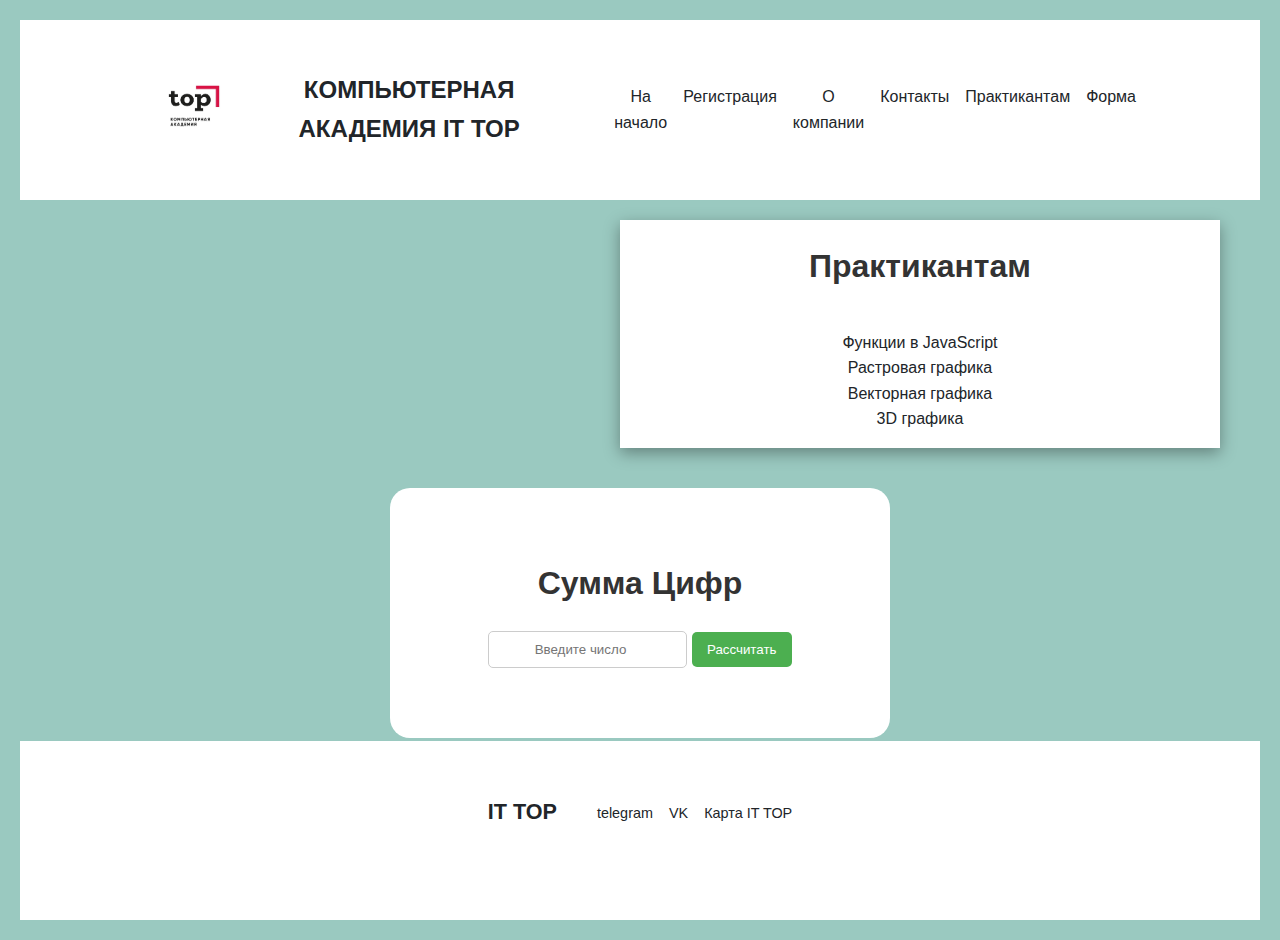
<file: сайт - IT TOP/functionjs.html>
<!DOCTYPE html>
<html>
<head>
<title>Веб-проект</title>
<link rel="stylesheet" href="style.css">
</head>
<body>
<header>
  <div class="container">
    <div class="logo">
        <img src="img/it-top.jpg" alt="Логотип">
    </div>
    <div class="site-title">Компьютерная академия IT TOP</div>
    <nav>
      <ul>
        <li><a href="index.html">На начало</a></li>
        <li><a href="registration.html">Регистрация</a></li>
        <li><a href="company.html">О компании</a></li>
        <li><a href="contacts.html">Контакты</a></li>
        <li><a href="praktikant.html">Практикантам</a></li>
        <li><a href="forma.html">Форма</a></li>
      </ul>
    </nav>
  </div>
</header>

<div class="block4">
    <h1 id="praktikant">Практикантам</h1>
    <ul>
      <li><a href="functionjs.html">Функции в JavaScript</a></li>
      <li><a href="raster.html">Растровая графика</a></li>
      <li><a href="vector.html">Векторная графика</a></li>
      <li><a href="3d.html">3D графика</a></li>
    </ul>
</div>

</head>
<div class="osnovajs">
<div class="boxjs">
<body>
  <div class="title-boxjs">
<h1>Сумма Цифр</h1>
<input type="number" id="numberInput" placeholder="Введите число">
<button id="calculateButton">Рассчитать</button>
<div id="result"></div>
</div>
</div>
</div>

<script>
  // Функция JavaScript (как обсуждалось ранее)
  function sumOfDigits(number) {
      const numStr = String(number);
      let sum = 0;
      for (let i = 0; i < numStr.length; i++) {
          sum += parseInt(numStr[i]);
      }
      return sum;
  }

  // Получаем элементы HTML
  const numberInput = document.getElementById('numberInput');
  const calculateButton = document.getElementById('calculateButton');
  const resultDiv = document.getElementById('result');

  // Добавляем слушателя события click на кнопку
  calculateButton.addEventListener('click', function() {
      // Получаем число из поля ввода
      const inputValue = numberInput.value;

      // Проверяем, что значение не пустое
       if (inputValue === ''){
          resultDiv.textContent = 'Введите число!';
      } else {
      // Преобразовываем строку в число и вызываем функцию sumOfDigits
          const number = parseInt(inputValue);
          const sum = sumOfDigits(number);

          // Отображаем результат
          resultDiv.textContent = 'Сумма цифр: ' + sum;
      }

  });
</script>

<footer>
    <div class="container">
      <h2 class="footer-title">IT TOP</h2>
      <div class="footer-contacts">
        <ul>
          <li><a href="https://t.me/itacademy_top" target="_blank">telegram</a></li>
          <li><a href="https://vk.com/top_academy_nalchik" target="_blank">VK</a></li>
          <li><a href="https://www.google.com/maps?ll=43.477029,43.610139&z=16&t=m&hl=ru&gl=RU&mapclient=embed&cid=7787568783485690548" target="_blank">Карта IT TOP</a></li>
        </ul>
      </div>
    </div>
  </footer>
</file>
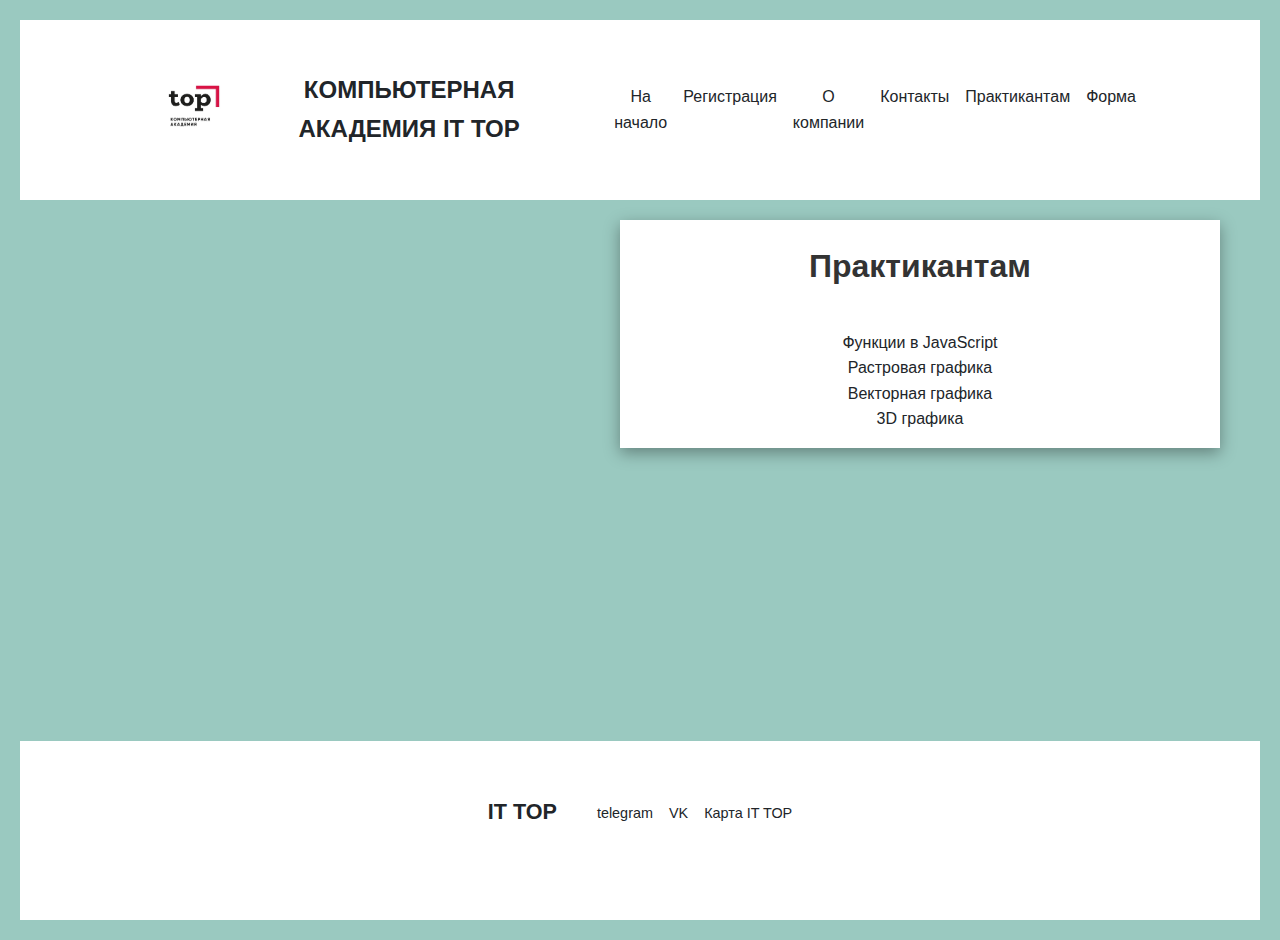
<file: сайт - IT TOP/praktikant.html>
<!DOCTYPE html>
<html>
<head>
<title>Веб-проект</title>
<link rel="stylesheet" href="style.css">
</head>
<body>
<header>
  <div class="container">
    <div class="logo">
        <img src="img/it-top.jpg" alt="Логотип">
    </div>
    <div class="site-title">Компьютерная академия IT TOP</div>
    <nav>
      <ul>
        <li><a href="index.html">На начало</a></li>
        <li><a href="registration.html">Регистрация</a></li>
        <li><a href="company.html">О компании</a></li>
        <li><a href="contacts.html">Контакты</a></li>
        <li><a href="praktikant.html">Практикантам</a></li>
        <li><a href="forma.html">Форма</a></li>
      </ul>
    </nav>
  </div>
</header>

<div class="block4">
    <h1 id="praktikant">Практикантам</h1>
    <ul>
      <li><a href="functionjs.html">Функции в JavaScript</a></li>
      <li><a href="raster.html">Растровая графика</a></li>
      <li><a href="vector.html">Векторная графика</a></li>
      <li><a href="3d.html">3D графика</a></li>
    </ul>
</div>

<footer>
    <div class="container">
      <h2 class="footer-title">IT TOP</h2>
      <div class="footer-contacts">
        <ul>
          <li><a href="https://t.me/itacademy_top" target="_blank">telegram</a></li>
          <li><a href="https://vk.com/top_academy_nalchik" target="_blank">VK</a></li>
          <li><a href="https://www.google.com/maps?ll=43.477029,43.610139&z=16&t=m&hl=ru&gl=RU&mapclient=embed&cid=7787568783485690548" target="_blank">Карта IT TOP</a></li>
        </ul>
      </div>
    </div>
  </footer>
</file>
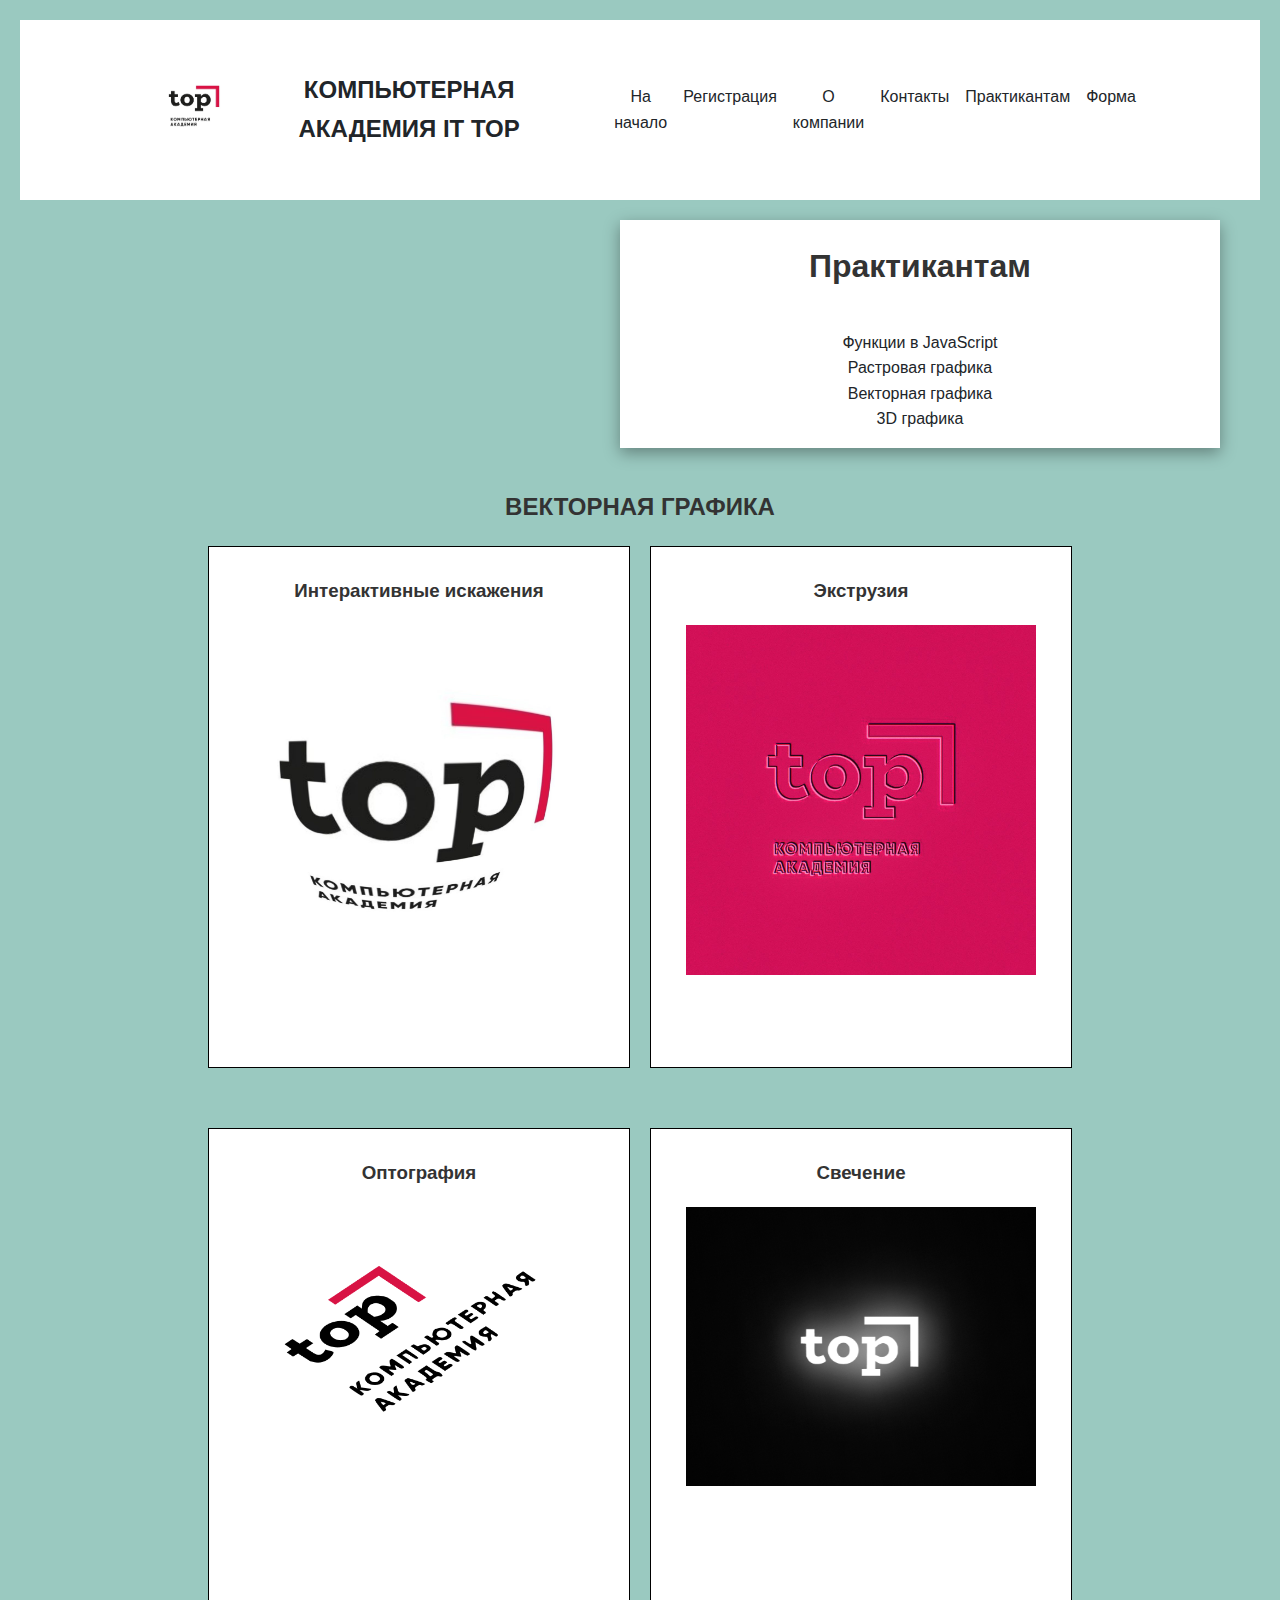
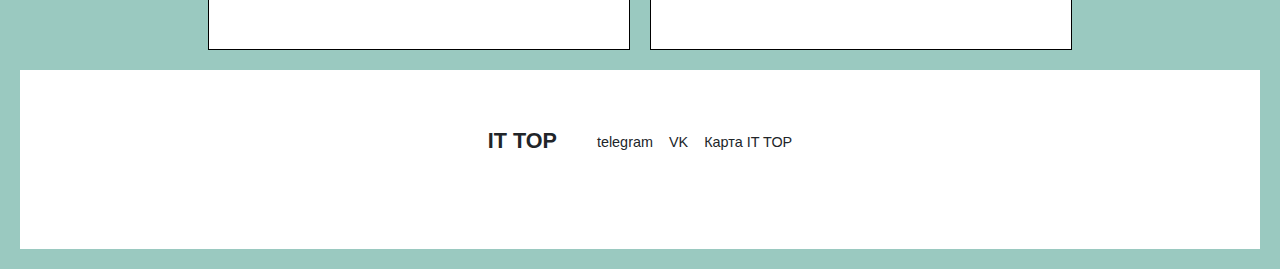
<file: сайт - IT TOP/vector.html>
<!DOCTYPE html>
<html>
<head>
<title>Веб-проект</title>
<link rel="stylesheet" href="style.css">
</head>
<body>
<header>
  <div class="container">
    <div class="logo">
        <img src="img/it-top.jpg" alt="Логотип">
    </div>
    <div class="site-title">Компьютерная академия IT TOP</div>
    <nav>
      <ul>
        <li><a href="index.html">На начало</a></li>
        <li><a href="registration.html">Регистрация</a></li>
        <li><a href="company.html">О компании</a></li>
        <li><a href="contacts.html">Контакты</a></li>
        <li><a href="praktikant.html">Практикантам</a></li>
        <li><a href="forma.html">Форма</a></li>
      </ul>
    </nav>
  </div>
</header>

<div class="block4">
    <h1 id="praktikant">Практикантам</h1>
    <ul>
      <li><a href="functionjs.html">Функции в JavaScript</a></li>
      <li><a href="raster.html">Растровая графика</a></li>
      <li><a href="vector.html">Векторная графика</a></li>
      <li><a href="3d.html">3D графика</a></li>
    </ul>
</div>

<div class="container">
  <h2>Векторная графика</h2>
  <div class="card-container">
      <div class="card-grafics">
           <h3>Интерактивные искажения</h3>
          <img src="img chart/iskashenie.jpg" alt="Интерактивные искажения">
      </div>
       <div class="card-grafics">
              <h3>Экструзия</h3>
            <img src="img chart/ekstruzia.jpg" alt="Экструзия">
          </div>
 </div>
</div>

<div class="container">
  <div class="card-container">
      <div class="card-grafics">
           <h3>Оптография</h3>
          <img src="img chart/optografia.png" alt="Интерактивные искажения">
      </div>
       <div class="card-grafics">
              <h3>Свечение</h3>
            <img src="img chart/svech.png" alt="Экструзия">
          </div>
 </div>
</div>

<footer>
    <div class="container">
      <h2 class="footer-title">IT TOP</h2>
      <div class="footer-contacts">
        <ul>
          <li><a href="https://t.me/itacademy_top" target="_blank">telegram</a></li>
          <li><a href="https://vk.com/top_academy_nalchik" target="_blank">VK</a></li>
          <li><a href="https://www.google.com/maps?ll=43.477029,43.610139&z=16&t=m&hl=ru&gl=RU&mapclient=embed&cid=7787568783485690548" target="_blank">Карта IT TOP</a></li>
        </ul>
      </div>
    </div>
  </footer>
</file>
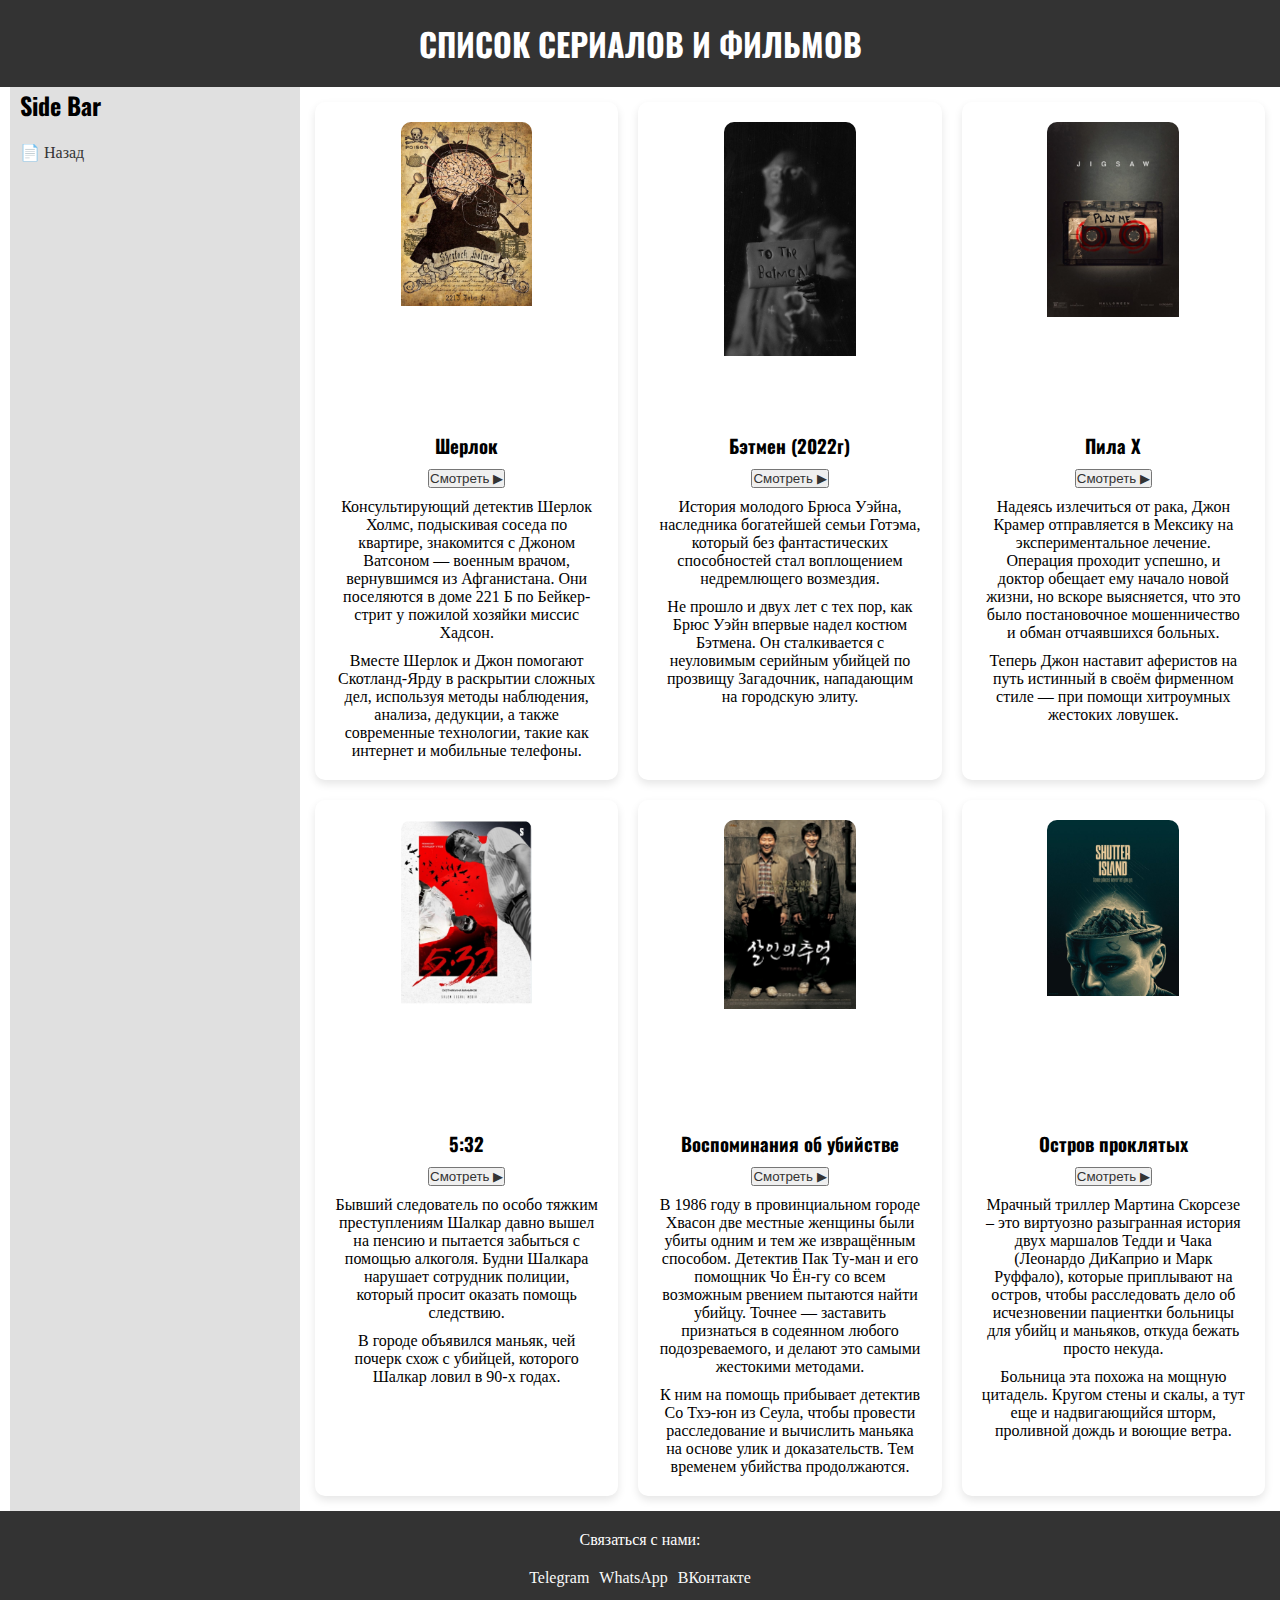
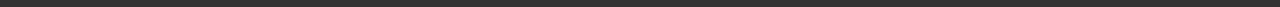
<file: Сайт про - сериалы и фильмы/index2.html>
<!DOCTYPE html>
<html lang="ru">
  <head>
    <meta charset="UTF-8" />
    <meta name="viewport" content="width=device-width, initial-scale=1.0" />
    <title>Практика</title>
    <link rel="stylesheet" href="style.css" />
  </head>
  <body>
    <div class="wrapper">
      <header class="header">
        <h1>Список сериалов и фильмов</h1>
      </header>

      <aside class="aside">
        <h2>Side Bar</h2>
        <ul class="aside-menu">
          <li><a href="index.html"> 📄 Назад</a></li>
        </ul>
      </aside>

      <main class="main">
        <div class="card">
          <div class="card-img">
            <img src="img2/шерлок.jpg" alt="Фильм" />
          </div>
          <h3 class="card-title">Шерлок</h3>
          <button class="knopka">
            <a
              href="https://vkvideo.ru/video-221125343_456241087"
              class="silka"
              target="_blank"
              >Смотреть ▶</a
            >
          </button>
          <p class="card-description">
            Консультирующий детектив Шерлок Холмс, подыскивая соседа по
            квартире, знакомится с Джоном Ватсоном — военным врачом, вернувшимся
            из Афганистана. Они поселяются в доме 221 Б по Бейкер-стрит у
            пожилой хозяйки миссис Хадсон. <p class="card-description"> Вместе Шерлок и Джон помогают
            Скотланд-Ярду в раскрытии сложных дел, используя методы наблюдения,
            анализа, дедукции, а также современные технологии, такие как
            интернет и мобильные телефоны.
          </p>
        </div>

        <div class="card">
          <div class="card-img">
            <img src="img2/загадочник.jpg" alt="Фильм" />
          </div>
          <h3 class="card-title">Бэтмен (2022г)</h3>
          <button class="knopka">
            <a
              href="https://vkvideo.ru/video-8727399_456241607"
              class="silka"
              target="_blank"
              >Смотреть ▶</a
            >
          </button>
          <p class="card-description">
            История молодого Брюса Уэйна, наследника богатейшей семьи Готэма,
            который без фантастических способностей стал воплощением
            недремлющего возмездия. <p class="card-description"> Не прошло и двух лет с тех пор, как Брюс
            Уэйн впервые надел костюм Бэтмена. Он сталкивается с неуловимым
            серийным убийцей по прозвищу Загадочник, нападающим на городскую
            элиту.
          </p>
        </div>

        <div class="card">
          <div class="card-img">
            <img src="img2/пила.jpg" alt="Фильм" />
          </div>
          <h3 class="card-title">Пила X</h3>
          <button class="knopka">
            <a
              href="https://vkvideo.ru/video509628415_456239234"
              class="silka"
              target="_blank"
              >Смотреть ▶</a
            >
          </button>
          <p class="card-description">
            Надеясь излечиться от рака, Джон Крамер отправляется в Мексику на
            экспериментальное лечение. Операция проходит успешно, и доктор
            обещает ему начало новой жизни, но вскоре выясняется, что это было
            постановочное мошенничество и обман отчаявшихся больных.  <p class="card-description">Теперь Джон
            наставит аферистов на путь истинный в своём фирменном стиле — при
            помощи хитроумных жестоких ловушек.
          </p>
        </div>

        <div class="card">
          <div class="card-img">
            <img src="img2/532.jpg" alt="Фильм" />
          </div>
          <h3 class="card-title">5:32</h3>
          <button class="knopka">
            <a
              href="https://vkvideo.ru/video-170333242_456240027"
              class="silka"
              target="_blank"
              >Смотреть ▶</a
            >
          </button>
          <p class="card-description">
            Бывший следователь по особо тяжким преступлениям Шалкар давно вышел
            на пенсию и пытается забыться с помощью алкоголя. Будни Шалкара
            нарушает сотрудник полиции, который просит оказать помощь следствию.  <p class="card-description">
            В городе объявился маньяк, чей почерк схож с убийцей, которого
            Шалкар ловил в 90-х годах.
          </p>
        </div>

        <div class="card">
          <div class="card-img">
            <img src="img2/воспоминаниеобубийстве.jpg" alt="Фильм" />
          </div>
          <h3 class="card-title">Воспоминания об убийстве</h3>
          <button class="knopka">
            <a
              href="https://vkvideo.ru/video309487720_456241170"
              class="silka"
              target="_blank"
              >Смотреть ▶</a
            >
          </button>
          <p class="card-description">
            В 1986 году в провинциальном городе Хвасон две местные женщины были
            убиты одним и тем же извращённым способом. Детектив Пак Ту-ман и его
            помощник Чо Ён-гу со всем возможным рвением пытаются найти убийцу.
            Точнее — заставить признаться в содеянном любого подозреваемого, и
            делают это самыми жестокими методами.  <p class="card-description"> К ним на помощь прибывает
            детектив Со Тхэ-юн из Сеула, чтобы провести расследование и
            вычислить маньяка на основе улик и доказательств. Тем временем
            убийства продолжаются.
          </p>
        </div>

        <div class="card">
          <div class="card-img">
            <img src="img2/островпроклятых.jpg" alt="Фильм" />
          </div>
          <h3 class="card-title">Остров проклятых</h3>
          <button class="knopka">
            <a
              href="https://vkvideo.ru/video-218359460_456241585"
              class="silka"
              target="_blank"
              >Смотреть ▶</a
            >
          </button>
          <p class="card-description">
            Мрачный триллер Мартина Скорсезе – это виртуозно разыгранная история
            двух маршалов Тедди и Чака (Леонардо ДиКаприо и Марк Руффало),
            которые приплывают на остров, чтобы расследовать дело об
            исчезновении пациентки больницы для убийц и маньяков, откуда бежать
            просто некуда.  <p class="card-description"> Больница эта похожа на мощную цитадель. Кругом стены
            и скалы, а тут еще и надвигающийся шторм, проливной дождь и воющие
            ветра.
          </p>
        </div>
      </main>

      <footer class="footer">
        <p>Связаться с нами:</p>
        <p></p>
        <ul>
          <li>
            <a href="https://web.telegram.org/k/" target="_blank">Telegram</a>
          </li>
          <li>
            <a href="https://web.whatsapp.com/" target="_blank">WhatsApp</a>
          </li>
          <li><a href="https://vk.com/feed" target="_blank">ВКонтакте</a></li>
        </ul>
      </footer>
    </div>
  </body>
</html>
</file>
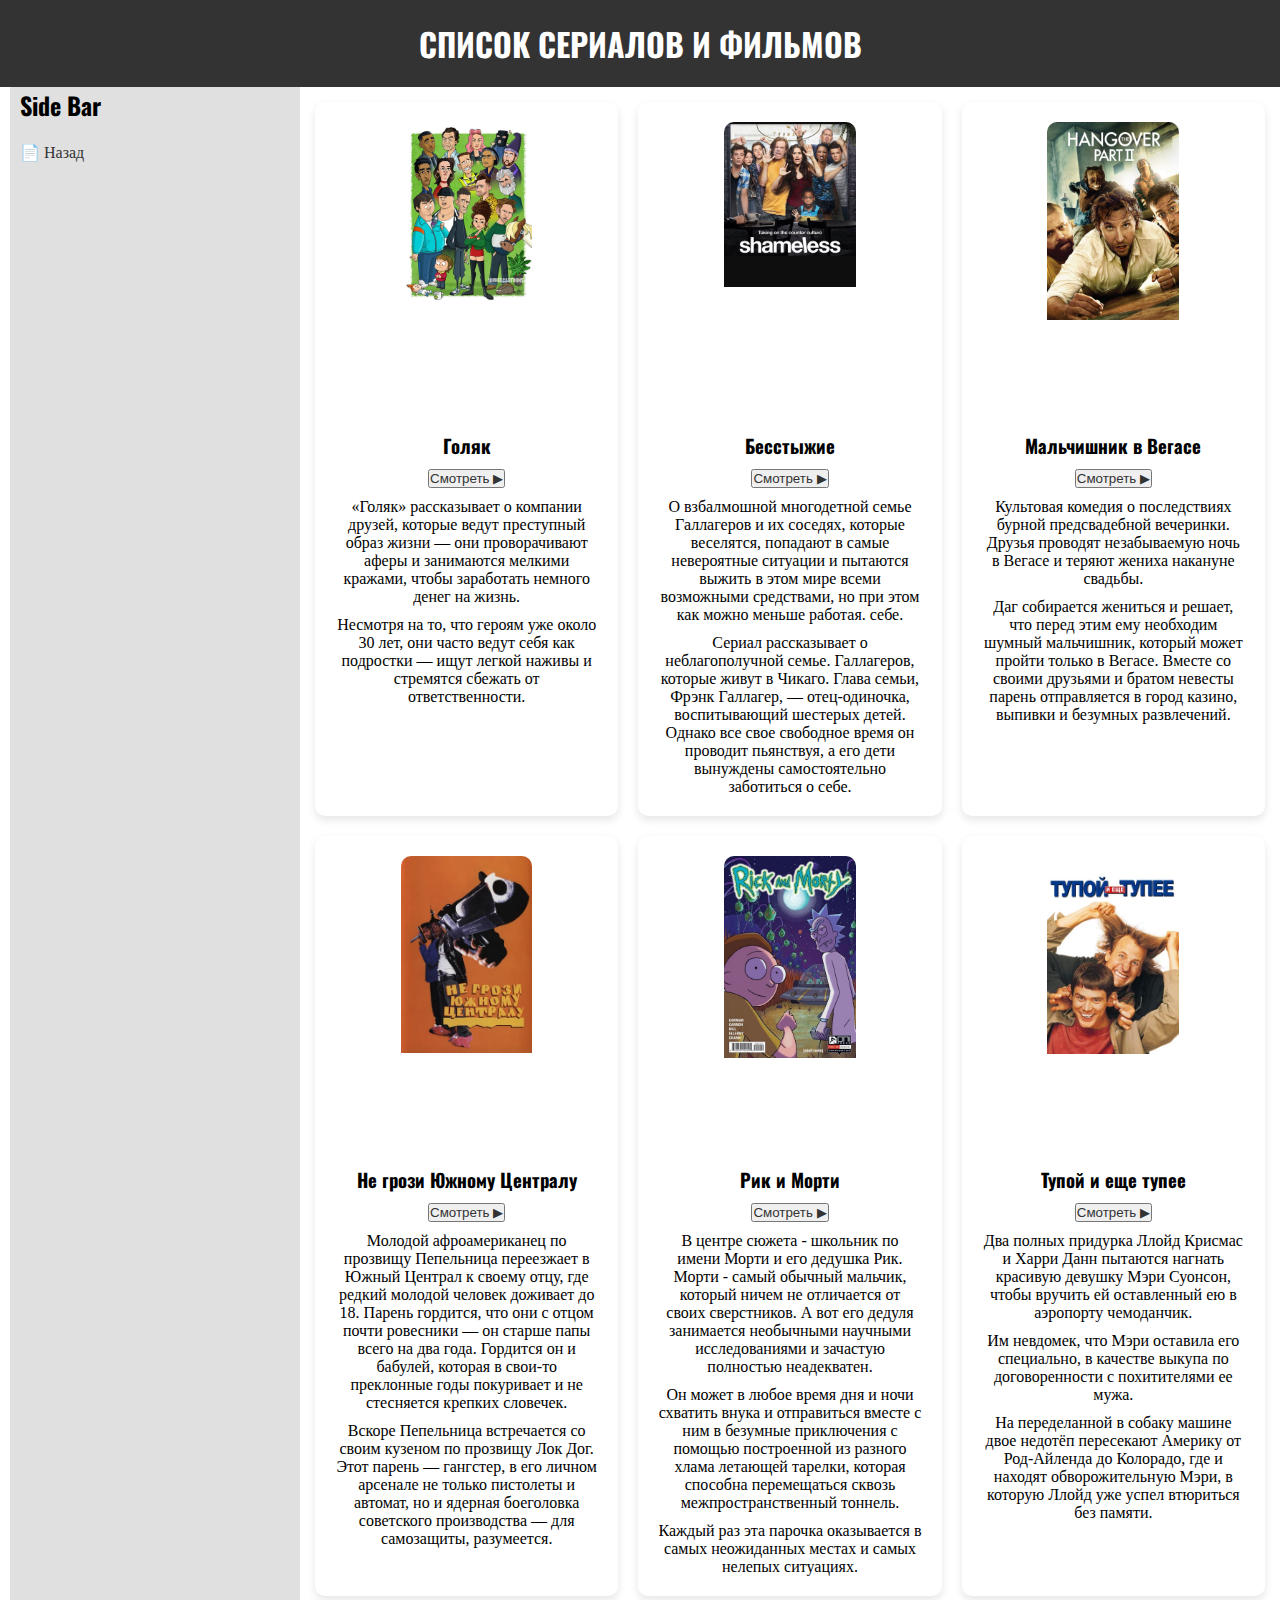
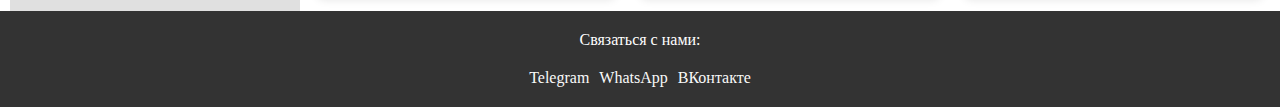
<file: Сайт про - сериалы и фильмы/index3.html>
<!DOCTYPE html>
<html lang="ru">
  <head>
    <meta charset="UTF-8" />
    <meta name="viewport" content="width=device-width, initial-scale=1.0" />
    <title>Практика</title>
    <link rel="stylesheet" href="style.css" />
  </head>
  <body>
    <div class="wrapper">
      <header class="header">
        <h1>Список сериалов и фильмов</h1>
      </header>

      <aside class="aside">
        <h2>Side Bar</h2>
        <ul class="aside-menu">
          <li><a href="index.html"> 📄 Назад</a></li>
        </ul>
      </aside>

      <main class="main">
        <div class="card">
          <div class="card-img">
            <img src="img3/голяк.jpg" alt="Фильм" />
          </div>
          <h3 class="card-title">Голяк</h3>
          <button class="knopka">
            <a
              href="https://hd.kinopoisk.ru/film/49002bb5db5601189ba7e1aba0e061d5"
              class="silka"
              target="_blank"
              >Смотреть ▶</a
            >
          </button>
          <p class="card-description">
            «Голяк» рассказывает о компании друзей, которые ведут преступный
            образ жизни — они проворачивают аферы и занимаются мелкими кражами,
            чтобы заработать немного денег на жизнь.
          </p>

          <p class="card-description">
            Несмотря на то, что героям уже около 30 лет, они часто ведут себя
            как подростки — ищут легкой наживы и стремятся сбежать от
            ответственности.
          </p>
        </div>

        <div class="card">
          <div class="card-img">
            <img src="img3/бесстыжие.jpg" alt="Фильм" />
          </div>
          <h3 class="card-title">Бесстыжие</h3>
          <button class="knopka">
            <a
              href="https://hd.kinopoisk.ru/film/42136048353b48cfa4225742c71e341e"
              class="silka"
              target="_blank"
              >Смотреть ▶</a
            >
          </button>
          <p class="card-description">
            О взбалмошной многодетной семье Галлагеров и их соседях, которые
            веселятся, попадают в самые невероятные ситуации и пытаются выжить в
            этом мире всеми возможными средствами, но при этом как можно меньше
            работая. себе.
          </p>

          <p class="card-description">
            Сериал рассказывает о неблагополучной семье. Галлагеров, которые
            живут в Чикаго. Глава семьи, Фрэнк Галлагер, — отец-одиночка,
            воспитывающий шестерых детей. Однако все свое свободное время он
            проводит пьянствуя, а его дети вынуждены самостоятельно заботиться о
            себе.
          </p>
        </div>

        <div class="card">
          <div class="card-img">
            <img src="img3/мальчишник.jpg" alt="Фильм" />
          </div>
          <h3 class="card-title">Мальчишник в Вегасе</h3>
          <button class="knopka">
            <a
              href="https://vkvideo.ru/video269977708_456239885"
              class="silka"
              target="_blank"
              >Смотреть ▶</a
            >
          </button>
          <p class="card-description">
            Культовая комедия о последствиях бурной предсвадебной вечеринки.
            Друзья проводят незабываемую ночь в Вегасе и теряют жениха накануне
            свадьбы.
          </p>

          <p class="card-description">
            Даг собирается жениться и решает, что перед этим ему необходим
            шумный мальчишник, который может пройти только в Вегасе. Вместе со
            своими друзьями и братом невесты парень отправляется в город казино,
            выпивки и безумных развлечений.
          </p>
        </div>

        <div class="card">
          <div class="card-img">
            <img src="img3/централ.jpg" alt="Фильм" />
          </div>
          <h3 class="card-title">Не грози Южному Централу</h3>
          <button class="knopka">
            <a
              href="https://vkvideo.ru/video-209477587_456243224"
              class="silka"
              target="_blank"
              >Смотреть ▶</a
            >
          </button>
          <p class="card-description">
            Молодой афроамериканец по прозвищу Пепельница переезжает в Южный
            Централ к своему отцу, где редкий молодой человек доживает до 18.
            Парень гордится, что они с отцом почти ровесники — он старше папы
            всего на два года. Гордится он и бабулей, которая в свои-то
            преклонные годы покуривает и не стесняется крепких словечек.
          </p>

          <p class="card-description">
            Вскоре Пепельница встречается со своим кузеном по прозвищу Лок Дог.
            Этот парень — гангстер, в его личном арсенале не только пистолеты и
            автомат, но и ядерная боеголовка советского производства — для
            самозащиты, разумеется.
          </p>
        </div>

        <div class="card">
          <div class="card-img">
            <img src="img3/рикморти.jpg" alt="Фильм" />
          </div>
          <h3 class="card-title">Рик и Морти</h3>
          <button class="knopka">
            <a
              href="https://rick-i-morty.com/episodes/1sez-1seriya1521/"
              class="silka"
              target="_blank"
              >Смотреть ▶</a
            >
          </button>
          <p class="card-description">
            В центре сюжета - школьник по имени Морти и его дедушка Рик. Морти -
            самый обычный мальчик, который ничем не отличается от своих
            сверстников. А вот его дедуля занимается необычными научными
            исследованиями и зачастую полностью неадекватен.
          </p>

          <p class="card-description">
            Он может в любое время дня и ночи схватить внука и отправиться
            вместе с ним в безумные приключения с помощью построенной из разного
            хлама летающей тарелки, которая способна перемещаться сквозь
            межпространственный тоннель.
          </p>
          <p class="card-description">
            Каждый раз эта парочка оказывается в самых неожиданных местах и
            самых нелепых ситуациях.
          </p>
        </div>

        <div class="card">
          <div class="card-img">
            <img src="img3/тупой.jpg  " alt="Фильм" />
          </div>
          <h3 class="card-title">Тупой и еще тупее</h3>
          <button class="knopka">
            <a
              href="https://vkvideo.ru/video-209477587_456245122"
              class="silka"
              target="_blank"
              >Смотреть ▶</a
            >
          </button>
          <p class="card-description">
            Два полных придурка Ллойд Крисмас и Харри Данн пытаются нагнать
            красивую девушку Мэри Суонсон, чтобы вручить ей оставленный ею в
            аэропорту чемоданчик.
          </p>

          <p class="card-description">
            Им невдомек, что Мэри оставила его специально, в качестве выкупа по
            договоренности с похитителями ее мужа.
          </p>
          <p class="card-description">
            На переделанной в собаку машине двое недотёп пересекают Америку от
            Род-Айленда до Колорадо, где и находят обворожительную Мэри, в
            которую Ллойд уже успел втюриться без памяти.
          </p>
        </div>
      </main>

      <footer class="footer">
        <p>Связаться с нами:</p>
        <p></p>
        <ul>
          <li>
            <a href="https://web.telegram.org/k/" target="_blank">Telegram</a>
          </li>
          <li>
            <a href="https://web.whatsapp.com/" target="_blank">WhatsApp</a>
          </li>
          <li><a href="https://vk.com/feed" target="_blank">ВКонтакте</a></li>
        </ul>
      </footer>
    </div>
  </body>
</html>
</file>
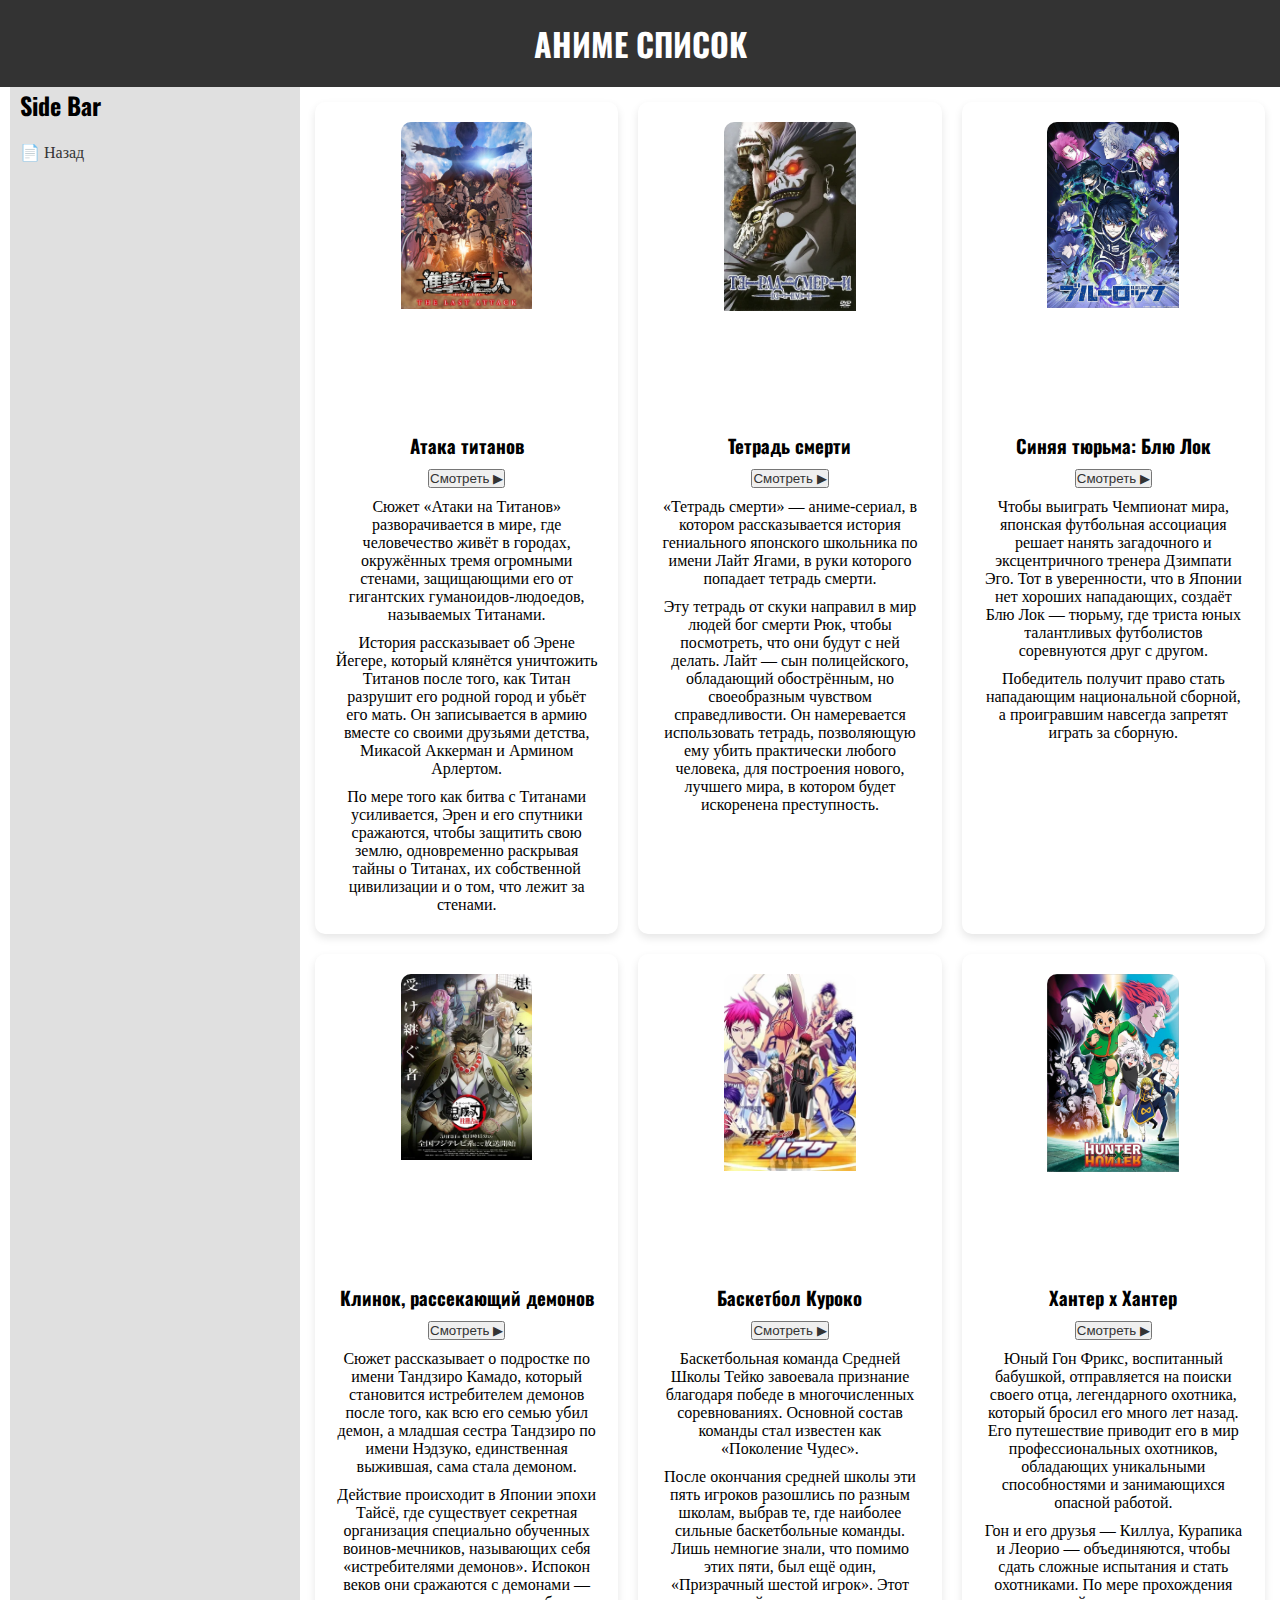
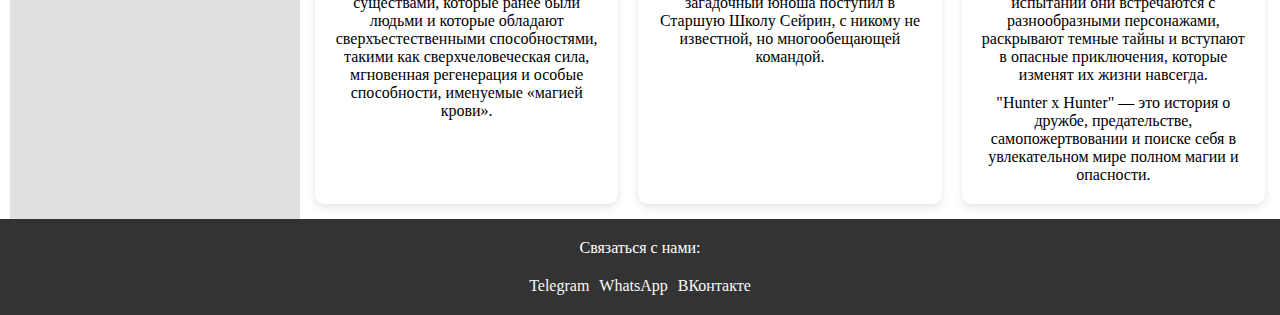
<file: Сайт про - сериалы и фильмы/index4.html>
<!DOCTYPE html>
<html lang="ru">
  <head>
    <meta charset="UTF-8" />
    <meta name="viewport" content="width=device-width, initial-scale=1.0" />
    <title>Практика</title>
    <link rel="stylesheet" href="style.css" />
  </head>
  <body>
    <div class="wrapper">
      <header class="header">
        <h1>Аниме список</h1>
      </header>

      <aside class="aside">
        <h2>Side Bar</h2>
        <ul class="aside-menu">
          <li><a href="index.html"> 📄 Назад</a></li>
        </ul>
      </aside>

      <main class="main">
        <div class="card">
          <div class="card-img">
            <img src="img4/атакатитанов.jpg" alt="Фильм" />
          </div>
          <h3 class="card-title">Атака титанов</h3>
          <button class="knopka">
            <a
              href="https://hd.kinopoisk.ru/film/4e408995ea402cafb36eaab1d1b9ba0a"
              class="silka"
              target="_blank"
              >Смотреть ▶</a
            >
          </button>
          <p class="card-description">
            Сюжет «Атаки на Титанов» разворачивается в мире, где человечество
            живёт в городах, окружённых тремя огромными стенами, защищающими его
            от гигантских гуманоидов-людоедов, называемых Титанами.
          </p>
          <p class="card-description">
            История рассказывает об Эрене Йегере, который клянётся уничтожить
            Титанов после того, как Титан разрушит его родной город и убьёт его
            мать. Он записывается в армию вместе со своими друзьями детства,
            Микасой Аккерман и Армином Арлертом.
          </p>
          <p class="card-description">
            По мере того как битва с Титанами усиливается, Эрен и его спутники
            сражаются, чтобы защитить свою землю, одновременно раскрывая тайны о
            Титанах, их собственной цивилизации и о том, что лежит за стенами.
          </p>
        </div>

        <div class="card">
          <div class="card-img">
            <img src="img4/тетрадьсмерти.jpg" alt="Фильм" />
          </div>
          <h3 class="card-title">Тетрадь смерти</h3>
          <button class="knopka">
            <a
              href="https://vk.com/video208241940_456240049"
              class="silka"
              target="_blank"
              >Смотреть ▶</a
            >
          </button>
          <p class="card-description">
            «Тетрадь смерти» — аниме-сериал, в котором рассказывается история
            гениального японского школьника по имени Лайт Ягами, в руки которого
            попадает тетрадь смерти.
          </p>

          <p class="card-description">
            Эту тетрадь от скуки направил в мир людей бог смерти Рюк, чтобы
            посмотреть, что они будут с ней делать. Лайт — сын полицейского,
            обладающий обострённым, но своеобразным чувством справедливости. Он
            намеревается использовать тетрадь, позволяющую ему убить практически
            любого человека, для построения нового, лучшего мира, в котором
            будет искоренена преступность.
          </p>
        </div>

        <div class="card">
          <div class="card-img">
            <img src="img4/блюлок.jpg" alt="Фильм" />
          </div>
          <h3 class="card-title">Синяя тюрьма: Блю Лок</h3>
          <button class="knopka">
            <a
              href="https://hd.kinopoisk.ru/film/1e708bb00d934309a471785189844735"
              class="silka"
              target="_blank"
              >Смотреть ▶</a
            >
          </button>
          <p class="card-description">
            Чтобы выиграть Чемпионат мира, японская футбольная ассоциация решает
            нанять загадочного и эксцентричного тренера Дзимпати Эго. Тот в
            уверенности, что в Японии нет хороших нападающих, создаёт Блю Лок —
            тюрьму, где триста юных талантливых футболистов соревнуются друг с
            другом.
          </p>

          <p class="card-description">
            Победитель получит право стать нападающим национальной сборной, а
            проигравшим навсегда запретят играть за сборную.
          </p>
        </div>

        <div class="card">
          <div class="card-img">
            <img src="img4/крд.jpg" alt="Фильм" />
          </div>
          <h3 class="card-title">Клинок, рассекающий демонов</h3>
          <button class="knopka">
            <a
              href="https://klinok-rassekayushchiy-demonov-jut-su.ru/"
              class="silka"
              target="_blank"
              >Смотреть ▶</a
            >
          </button>
          <p class="card-description">
            Сюжет рассказывает о подростке по имени Тандзиро Камадо, который
            становится истребителем демонов после того, как всю его семью убил
            демон, а младшая сестра Тандзиро по имени Нэдзуко, единственная
            выжившая, сама стала демоном.
          </p>

          <p class="card-description">
            Действие происходит в Японии эпохи Тайсё, где существует секретная
            организация специально обученных воинов-мечников, называющих себя
            «истребителями демонов». Испокон веков они сражаются с демонами —
            существами, которые ранее были людьми и которые обладают
            сверхъестественными способностями, такими как сверхчеловеческая
            сила, мгновенная регенерация и особые способности, именуемые «магией
            крови».
          </p>
        </div>

        <div class="card">
          <div class="card-img">
            <img src="img4/баскетболкуроко.jpg" alt="Фильм" />
          </div>
          <h3 class="card-title">Баскетбол Куроко</h3>
          <button class="knopka">
            <a
              href="https://animego.org/anime/basketbol-kuroko-531"
              class="silka"
              target="_blank"
              >Смотреть ▶</a
            >
          </button>
          <p class="card-description">
            Баскетбольная команда Средней Школы Тейко завоевала признание
            благодаря победе в многочисленных соревнованиях. Основной состав
            команды стал известен как «Поколение Чудес».
          </p>

          <p class="card-description">
            После окончания средней школы эти пять игроков разошлись по разным
            школам, выбрав те, где наиболее сильные баскетбольные команды. Лишь
            немногие знали, что помимо этих пяти, был ещё один, «Призрачный
            шестой игрок». Этот загадочный юноша поступил в Старшую Школу
            Сейрин, с никому не известной, но многообещающей командой.
          </p>
        </div>

        <div class="card">
          <div class="card-img">
            <img src="img4/хантерхантер.jpg" alt="Фильм" />
          </div>
          <h3 class="card-title">Хантер х Хантер</h3>
          <button class="knopka">
            <a
              href="https://hunter-x-hunter-jut-su.ru/"
              class="silka"
              target="_blank"
              >Смотреть ▶</a
            >
          </button>
          <p class="card-description">
            Юный Гон Фрикс, воспитанный бабушкой, отправляется на поиски своего
            отца, легендарного охотника, который бросил его много лет назад. Его
            путешествие приводит его в мир профессиональных охотников,
            обладающих уникальными способностями и занимающихся опасной работой.
          </p>

          <p class="card-description">
            Гон и его друзья — Киллуа, Курапика и Леорио — объединяются, чтобы
            сдать сложные испытания и стать охотниками. По мере прохождения
            испытаний они встречаются с разнообразными персонажами, раскрывают
            темные тайны и вступают в опасные приключения, которые изменят их
            жизни навсегда.
          </p>
          <p class="card-description">
            "Hunter x Hunter" — это история о дружбе, предательстве,
            самопожертвовании и поиске себя в увлекательном мире полном магии и
            опасности.
          </p>
        </div>
      </main>

      <footer class="footer">
        <p>Связаться с нами:</p>
        <p></p>
        <ul>
          <li>
            <a href="https://web.telegram.org/k/" target="_blank">Telegram</a>
          </li>
          <li>
            <a href="https://web.whatsapp.com/" target="_blank">WhatsApp</a>
          </li>
          <li><a href="https://vk.com/feed" target="_blank">ВКонтакте</a></li>
        </ul>
      </footer>
    </div>
  </body>
</html>
</file>
<file: Сайт про - сериалы и фильмы/style.css>
@import url('https://fonts.googleapis.com/css2?family=Oswald:wght@200..700&family=Roboto:wght@300;400;900&display=swap');

*{
    box-sizing: border-box;
    margin: 0;
    padding: 0;
}

.body {
    font-family: "Roboto", sans-serif;
    background-color: #f9f9f9;
}

h1,h2,h3 {
    font-family: "Oswald", sans-serif;
    font-weight: 700;
}

img {
    width: 300px;
    height: auto;
}

.wrapper {
    display: grid;
    grid-template-areas: 
    "header header header"
    "aside main main"
    "footer footer footer"
    ;

    grid-template-columns: 300px 1fr 1fr;
}

.header {
    grid-area: header;
    background-color: #333;
    color: #fff;
    text-align: center;
}
.header h1 {
    text-transform: uppercase;
    padding: 20px;
}


.aside {
    grid-area: aside;
    background-color: #e0e0e0;
    margin-left: 10px;
}

.aside h2 {
margin-bottom: 20px;
margin-left: 10px;
}

.aside ul {
list-style: none;
}

.aside li {
    margin-left: 10px;
}

.aside ul li a {
    color: #333;
    text-decoration: none;
}

.aside ul li {
margin-bottom: 10px;
}

.aside ul li a:hover {
    color: #a19797;
    text-decoration: underline;
}


.main {
    grid-area: main;
    display: grid;
    grid-template-columns: 1fr 1fr 1fr;
    grid-template-rows: auto;
    gap: 20px;
    padding: 15px;
}

.card {
    display: flex;
    flex-direction: column;
    align-items: center;
    justify-items: center;
    gap: 10px;
    padding: 20px;
    background-color: white;
    border-radius: 10px;
    box-shadow: 0 4px 8px rgba(0, 0, 0, 0.1);

}

.card-img {
    width: 50%;
    height: 300px;
    overflow: hidden;
    border-radius: 10px;
}

.card-img img {
    width: 100%;
    object-fit: cover;
}

.card-description {
    text-align: center;
}

.silka {
color: #333;
text-decoration: none;
list-style: none;
}

.footer {
    grid-area: footer;
    background-color: #333;
    color: #fff;
    display: flex;
    flex-direction: column;
    justify-items: center;
    align-items: center;
    gap: 10px;
    padding: 20px;
}

.footer-list {
    display: flex;
    gap: 15px;
}

.footer ul {
    display: flex;
    gap: 10px;
    list-style: none;

}

.footer ul li a{
    text-decoration: none;
    color: #f9f9f9;

}

.footer ul li a:hover {
    color: #fff;
    text-decoration: underline;
}
</file>
<file: Сайт про сериал - Пингвин/style.css>
*,
*::before,
*::after {
    box-sizing: border-box;
    margin: 0;
    padding: 0;
}




body {
    background-color: #111;
    color: #fff;
    font-family: sans-serif;
    margin: 0;
    padding: 0;
   }
   
   header {
    display: flex;
    justify-content: center; 
    align-items: center;
    padding: 20px 40px;
   }
   
   .logo {
    border: 2px solid #dc0034;
    padding: 10px;
    border-radius: 5px;
    font-size: 24px;
    font-weight: bold;
    display: flex; /* Добавлено для центрирования по вертикали */
    align-items: center; /* Добавлено для центрирования по вертикали */
   }

   #seria {
    margin-bottom: 0px;
    margin-left: 6px;
    font-size: 12px;
    border: 2px solid #dc0034;
    padding: 2px;
    border-radius: 5px;
   }

   .buttons {
    text-align: center;
  }

   nav ul {
    list-style: none;
    margin: 0;
    padding: 0;
    display: flex;
   }
   
   nav li {
    margin-left: 20px;
   }
   
   nav a {
    color: #fff;
    text-decoration: none;
   }
   
   main {
    max-width: 1200px;
    margin: 0 auto;
    padding: 20px;
    background-color: rgba(0, 0, 0, 0.0);
    border: 1px solid rgba(0, 0, 0, 0.0);
    position: relative;
  
   }
   
   h1, h2, h3 {
    font-weight: bold;
    margin-top: 0;
   }
   
   h1 {
    font-size: 36px;
    margin-bottom: 20px;
   }
   
   h2 {
    text-transform: uppercase;
    font-family: 'Oswald';
    font-size: 30px;
    margin-bottom: 15px;
   }
   
   p {
    
    line-height: 1.5;
    margin-bottom: 15px;
   }
   
   .episodes {
    margin-top: 20px;
    margin-bottom: 20px;
    margin-left: 20px;
    margin: 20px;
    display: inline-block;
    flex-wrap: wrap;
    justify-content: space-between;
    margin-bottom: 20px;
   }
   
   .episode {
    margin-top: 20px;
    margin-bottom: 20px;
    margin-left: 20px;
    margin: 20px;
    display: inline-block;
    width: 180px;
    margin-bottom: 20px;
    position: relative; /* Для позиционирования кнопки */
   }
   
   .episode img {
    
    padding: 20px;
    width: 100%;
    border-radius: 5px;
   }
   
   .episode-info {
    position: absolute;
    bottom: 10px;
    left: 10px;
    background-color: rgba(0, 0, 0, 0.5);
    padding: 5px 10px;
    border-radius: 5px;
    width: calc(100% - 20px); /* Ширина для корректного отображения */
   }
   
   .episode-info p {
    margin: 0;
    font-size: 14px;
   }
   
   .episode button {
    background-color: #fff;
    color: #111;
    border: none;
    padding: 5px 10px;
    border-radius: 5px;
    cursor: pointer;
    margin-left: 10px; /* Отступ слева */
   }
   
   .about {
    margin-bottom: 20px;
   }
   
   .rating {
    display: flex;
    margin-bottom: 20px;
   }
   
   .rating i {
    color: #ffc107; /* Цвет звезд */
    font-size: 20px;
   }
   
   .movie-info {
    display: flex;
    justify-content: space-between;
    align-items: center;
    margin-bottom: 20px;
   }
   
   .poster img {
    width: 200px;
    border-radius: 5px;
   }
   
   .details {
    margin-left: 20px;
   }
   
   .details p {
    margin-bottom: 5px;
   }
   
   .details button {
    background-color: #fff;
    color: #111;
    border: none;
    padding: 8px 15px;
    border-radius: 5px;
    cursor: pointer;
   }
   
   .description {
    margin-bottom: 20px;
   }
   
   .description p {
    margin-bottom: 10px;
   }
   
/* ... ваш предыдущий CSS ... */

.ds {
    margin-top: 40px;
    margin-bottom: 10px;
    background-color: rgba(0, 0, 0, 0.5)  ;
    border-radius: 20px;
    padding: 10px;
   
}

.characters {
    margin-bottom: 20px;
    display: flex;
    flex-wrap: wrap;
    justify-content: space-between;
   }
   
.personage {
    border-radius: 20px;
    max-width: 1200px;
    margin: 0 auto;
    padding: 20px;
    background-color: rgba(0, 0, 0, 0.5);
    border: 1px solid rgba(0, 0, 0, 0.5);
    position: relative;
}

.characters {
    border-radius: 20px;
    max-width: 1200px;
    margin: 0 auto;
    padding: 20px;
    background-color: rgba(0, 0, 0, 0.0);
    border: 1px solid rgba(0, 0, 0, 0.0);
    
}

   .character {
    width: calc(50% - 10px); /* Разделите ширину на 2, с отступом */
    margin-bottom: 20px;
   }
   
   .character img {
    width: 100%;
    max-width: 300px;
    border-radius: 5px;
   }
   
   .character-info {
    padding: 10px;
   }
   
   .character-info h3 {
    margin-top: 0;
   }
   
   /* ... ваш предыдущий CSS ... */

   footer {
    background-color: black;
    text-align: center;
    padding: 20px;
   }
   

a {
    color: #dc0034;
}

button {
    padding-left: 10em;
    line-height: 5px;
}
</file>
<file: сайт - IT TOP/style.css>
/* Обнуление */
 • {
    margin: 0;
    padding: 0;
    box-sizing: border-box;
  }
  
  /* Стилизация body, фона сайта */
  body {
    font-family: Arial, sans-serif;
    background-color: #9AC9C0;
    color: #212529;
    display: flex;
    flex-direction: column;
    flex-wrap: wrap;
    min-height: 100vh;
    line-height: 1.6;
  }
  

/* Стилизация Кнопки Регистрация/Войти */
    #notification-container {
       position: fixed;
       top: 0;
       left: 0;
       width: 100%;
       z-index: 1000;
       pointer-events: none;
    }

     #notification-message {
       background-color: #4caf50; /* Зеленый по умолчанию */
       color: white;
       padding: 15px;
       text-align: center;
       opacity: 0;
        transform: translateY(-50px);
       transition: all 0.3s ease-in-out;
       pointer-events: auto;
     }

    #notification-message.error {
        background-color: #f44336; /* Красный для ошибок */
     }

    #notification-message.show{
       opacity: 1;
       transform: translateY(0);
    }


/* Баннер */
.banner {
background-image: url("img/it-top-academy-banner\ \(2\).jpg");
  border: 1px solid #ccc;
  border-radius: 8px;
  padding: 20px;
  margin: 20px auto; /* Центрирование */
  text-align: center;
  box-shadow: 2px 2px 5px rgba(0, 0, 0, 0.1);
  width: 1000px;
  height: 300px;
  display: flex;
  justify-content: center;
  align-items: center;
  box-shadow: 10px 10px;
  margin-top: 20px;
}

/* Картинка Баннера */
.banner img {
  max-width: 100%;
  height: auto;
  margin-bottom: 10px;
}


/* Полоса разделения блоков */
.separator {
  border-top: 2px solid #4a4e52;
  margin: 2px;
  margin-top: 20px;
}

/* Заголовок у Баннера */
.banner h2 {
  font-family: bold;
  font-size: 1.8em;
  margin-bottom: 5px;
  color: #333;
}

/* Подзаголовок у Баннера */
.banner p {
  font-size: 1em;
  margin-bottom: 15px;
  color: #555;
}

/* Стилизация кнопки button Баннера */
.banner button {
  background-color: #007bff; /* Синий цвет кнопки */
  color: white;
  border: none;
  padding: 10px 20px;
  border-radius: 5px;
  font-size: 1em;
  cursor: pointer;
  transition: background-color 0.3s ease; /* плавный переход цвета */
}

.banner-pozition {
  margin-bottom: 80px;
}

.banner button:hover {
  background-color: #0069d9; /* более тёмный синий при наведении */
}

/* Стилизация блоков про графики */
.container {
  width: 80%;
  margin: 0 auto;
  text-align: center;
}

.card-container {
  display: flex;
  justify-content: center;
  gap: 20px;
   margin-top: 20px;
}

.card-grafics {
 border: 1px solid #000;
 background-color: #ffffff;
 padding: 10px;
  text-align: center;
  width: 400px;
  height: 500px;
}

.card-grafics img {
  width: 350px;
}

.card-grafics3d {
  border: 1px solid #000;
  background-color: #ffffff;
  padding: 10px;
   text-align: center;
   width: 400px;
   height: 500px;
   margin-bottom: 40px;
}

.card-grafics3d img {
  width: 400px;
  height: 250px;
}

.card h3 {
  margin-bottom: 10px;
}

.card img {
  width: 180px;
 display: block;
  margin: 0 auto;
}


/* Блок о нас */
body {
  font-family: Arial, sans-serif;
  color: #333;
  margin: 0;
  padding: 20px;
}

/* Стилизация блока про Часто задаваевые вопросы */
.faq-container {
  max-width: 960px;
  margin: 0 auto;
  margin-bottom: 80px;
}

h2 {
  text-transform: uppercase;
  margin-bottom: 20px;
}

.faq-section {
  margin-bottom: 20px;
}

.faq-section h3 {
 margin-top: 0;
 margin-bottom: 10px;
}


.faq-card {
  background-color: white;
  padding: 20px;
  border-radius: 8px;
  box-shadow: 0 2px 4px rgba(0, 0, 0, 0.1);
  margin-bottom: 15px;
}

.faq-card a {
     text-decoration: none; /* Убираем подчеркивание */
}

.faq-card a:hover {
  text-decoration: underline; /* Подчеркивание при наведении */
 }


.faq-card h3 {
  display: flex; /* Для размещения стрелочки */
  justify-content: space-between; /* Для перемещения стрелочки вправо */
  align-items: center;
  margin-bottom: 10px;
 font-size: 1.1rem;
}


.faq-card h3::after {
  content: "▼"; /* Символ стрелочки вниз */
  font-size: 0.9rem;
 transition: transform 0.3s ease;

}

.faq-card.expanded h3::after {
   transform: rotate(180deg); /* Поворот стрелочки при раскрытии */
}



.faq-card .faq-content {
  display: none; /* Скрываем контент по умолчанию */
padding-top: 10px; /* Добавляем отступ сверху при раскрытии */

}


.faq-card.expanded .faq-content {
  display: block; /* Показываем контент при раскрытии */
}
.faq-list {
    padding-left: 20px; /* Отступ для списков */
}
  
  .container {  
    max-width: 1200px;
    margin: 20px auto;
    padding: 0 1rem;
  }

  /* Блок про Регистрацию */
.block1 {
    display: flex;
    justify-content: center;
    flex-direction: column;
    margin-left: 600px;
    width: 500px;
    height: 500px;
    text-align: center;
    background-color: #ffffff;
    box-shadow: rgba(0, 0, 0, 0.16) 0px 1px 4px, rgb(51, 51, 51) 0px 0px 0px 3px;
}

.block2 {
    display: flex;
    justify-content: center;
    flex-direction: column;
    margin-left: 600px;
    width: 700px;
    text-align: center;
    background-color: #ffffff;  
    margin-top: 20px;
}

.block2 p {
  margin: 20px;
  pad: 20px;
}


.main {
  grid-area: main;
  display: grid;
  grid-template-columns: 1fr 1fr 1fr;
  grid-template-rows: auto;
  gap: 20px;
  padding: 15px;
}

body {
font-family: Arial, sans-serif;
color: #333;
margin: 0;
padding: 20px;
}

.main-content-wrapper {
max-width: 960px;
margin: 0 auto;
 display: flex; /* Добавлено для центрирования контента */
 flex-direction: column; /* Элементы в column для правильного выравнивания */
 align-items: center; /* Выравниваем элементы по центру */
}

h2 {
text-transform: uppercase;
margin-bottom: 20px;
}

.info-card-grid {
display: flex;
flex-wrap: wrap;
gap: 20px;
justify-content: center;  /* Изменили для центрирования карточек */
}

.info-card {
background-color: white;
padding: 20px;
border-radius: 8px;
width: calc(33.33% - 20px);
box-shadow: 0 2px 4px rgba(0, 0, 0, 0.1);
margin-bottom: 20px;
}

.info-card h3 {
  margin-top: 0;
  margin-bottom: 10px;
  font-size: 1.2rem;
}

.info-card p, .info-card a {
margin-bottom: 5px;
}

.info-card a {
  text-decoration: none;
}

.info-card a:hover {
text-decoration: underline;
}

.icon {
    display: inline-block;
     margin-right: 5px;
    vertical-align: middle;
}
@media (max-width: 768px) {
   .info-card {
      width: calc(50% - 20px);
    }
}
 @media (max-width: 576px) {
    .info-card {
       width: 100%;
   }
}



.card {
  display: flex;
  flex-direction: column;
  align-items: center;
  justify-items: center;
  gap: 10px;
  padding: 20px;
  background-color: white;
  border-radius: 10px;
  box-shadow: 0 4px 8px rgba(0, 0, 0, 0.1);

}

.card-contacts {
  display: flex;
  flex-direction: column;
  align-items: center;
  justify-items: center;
  gap: 10px;
  padding: 20px;
  background-color: white;
  border-radius: 10px;
  box-shadow: 0 4px 8px rgba(0, 0, 0, 0.1);
  width: 500px;
  height: 300px;
}

.card-img img {
  width: 100%;
  object-fit: cover;
  border-radius: 20px;
  box-shadow: 10px 10px 10px;

}

.card-description {
  text-align: center;
}

.silka {
color: #333;
text-decoration: none;
list-style: none;
}

/* Стилизация Блока функции JS */
input {
  padding: 10px;
   margin-bottom: 10px;
   border: 1px solid #ccc;
   border-radius: 5px;
   text-align: center;
}
button{
   background-color: #4caf50;
    color: white;
    padding: 10px 15px;
   border: none;
    border-radius: 5px;
   cursor: pointer;
}
#result{
   margin-top: 10px;
   font-size: 1.2em;
}

.boxjs {
text-align: center;
  gap: 20px;
  background-color: #ffffff;
  width: 500px;
  height: 250px;
  margin-top: 40px;
  border-radius: 20px;
}

.title-boxjs {
  margin-top: 70px;
}

.osnovajs {
  display: flex;
  justify-content: center;
}

/* Блок 3 */
.block3 {
    display: flex;
    justify-content: center;
    flex-direction: column;
    margin-left: 600px;
    width: 600px;
    height: 400px;
    text-align: center;
    background-color: #ffffff;  
    margin-top: 20px;  
}

.block3 a:hover {
  color: #188194;
  text-decoration: underline;
}

.block3 a {
  color: #212529;
  list-style: none;
  text-decoration: none;
}

/* Блок практикантам */
.block4 {
    display: flex;
    justify-content: center;
    flex-direction: column;
    margin-left: 600px;
    width: 600px;
    text-align: center;
    background-color: #ffffff;  
    margin-top: 20px;  
    box-shadow: rgba(0, 0, 0, 0.35) 0px 5px 15px;
}

.block4 li a {
  margin-right: 40px;
  text-align: center;
}

.block4 ul li a:hover {
  text-decoration: underline;
  color: #212529;
}

.block4 ul li a {
  list-style: none;
  text-decoration: none;
  flex-direction: column;
  color: #212529;
}

.block4 ul {
  list-style-type: none;
}

/* Блок Форма обратной связи */
.block5 {
    display: flex;
    justify-content: center;
    flex-direction: column;
    margin-left: 600px;
    width: 600px;
    height: 600px;
    text-align: center;
    background-color: #ffffff;  
    margin-top: 10px; 
    padding: 10px;
    margin-bottom: 20px;
    box-shadow: rgba(64, 1, 238, 0.4) 5px 5px, rgba(240, 46, 170, 0.3) 10px 10px, rgba(240, 46, 170, 0.2) 15px 15px, rgba(7, 137, 197, 0.1) 20px 20px, rgba(0, 140, 255, 0.05) 25px 25px;
}

.card {
    display: flex;
    flex-direction: column;
    align-items: center;
    justify-items: center;
    gap: 10px;
    padding: 20px;
    background-color: white;
    border-radius: 10px;
    box-shadow: 0 4px 8px rgba(0, 0, 0, 0.1);
    text-align: center;
    margin: 20px;
}

img {
    width: 100px;
}
  
  header {
    background-color: #ffffff;
    color: #212529;
    padding: 1rem 0;
    position: sticky;
    top: 0;
    z-index: 1000;
  }
  
  header .container {
    display: flex;
    justify-content: space-between;
    align-items: center;
  }
  
  header .site-title {
    font-size: 1.5rem;
    font-weight: bold;
    text-transform: uppercase;
  }
  
  header nav ul {
    list-style: none;
    display: flex;
    gap: 1rem;
  }
  
  header nav li a {
    text-decoration: none;
    color: #212529;
    font-size: 1rem;
  }
  
  header nav li a:hover {
    text-decoration: underline;
  }
  

  
  main {
    flex: 1;
    padding: 2rem 0;
  }
  
  main h1 {
    text-align: center;
    margin-bottom: 2rem;
    font-size: 1.8rem;
    color: #212529;
  }
  
  main h2 {
    margin-top: 2rem; /* Отступ сверху для заголовков разделов */
    color: #212529;
  }
  
  main form {
    display: flex;
    flex-direction: column;
    gap: 1rem;
    width: 300px;
    margin: 0 auto; /* Центрируем форму */
  }
  
  main form input,
  main form button {
    padding: 0.8rem;
    border: 1px solid #ccc;
    border-radius: 5px;
    font-size: 1rem;
  }
  
  main form button {
    background-color: #188194;
    color: white;
    border: none;
    cursor: pointer;
  }
  
  main form button:hover {
    background-color: #212529
  }
  
  main ul {
      list-style: none;
      padding-left: 0;
  }
  
  main li {
      margin-bottom: 0.5rem;
  }
  
  main a {
    text-decoration: none;
    color: #212529;
  }
  
  main a:hover {
    text-decoration: underline;
  }

  main {
    flex: 1; 
  }
  
  main .container h1 {
    text-align: center;
    margin-bottom: 20px;
  }
  
  .input-block {
    display: flex;
    flex-direction: column; 
  }
  
  .input-row {
    margin-bottom: 15px;
    display: flex; 
  }
  
  .input-row > div { 
    flex: 1;
    margin-right: 10px;
  }
  
  .input-row input {
    width: 100%;
    padding: 8px;
    border: 1px solid #ccc;
    border-radius: 4px;
  }
  
  
  .submit-row {
    text-align: center;
    margin-top: 20px;
  }
  
  .submit-row button {
    padding: 10px 20px;
    background-color: #5e4632;
    color: white;
    border: none;
    border-radius: 4px;
    cursor: pointer;
  }

  footer {
    background-color: #ffffff;
    color: #212529;
    padding: 1rem 0;
    text-align: center;
    font-size: 0.9rem;
    margin-top: auto;
  }
  
  footer .container {
    display: flex;
    justify-content: center;
    align-items: center;
  }
  
  footer ul {
    list-style: none;
    display: flex;
    gap: 1rem;
  }
  
  footer li a {
    text-decoration: none;
    color: #212529;
  }
  
  footer li a:hover {
    text-decoration: underline;
    text-transform: lowercase;
  }
</file>
